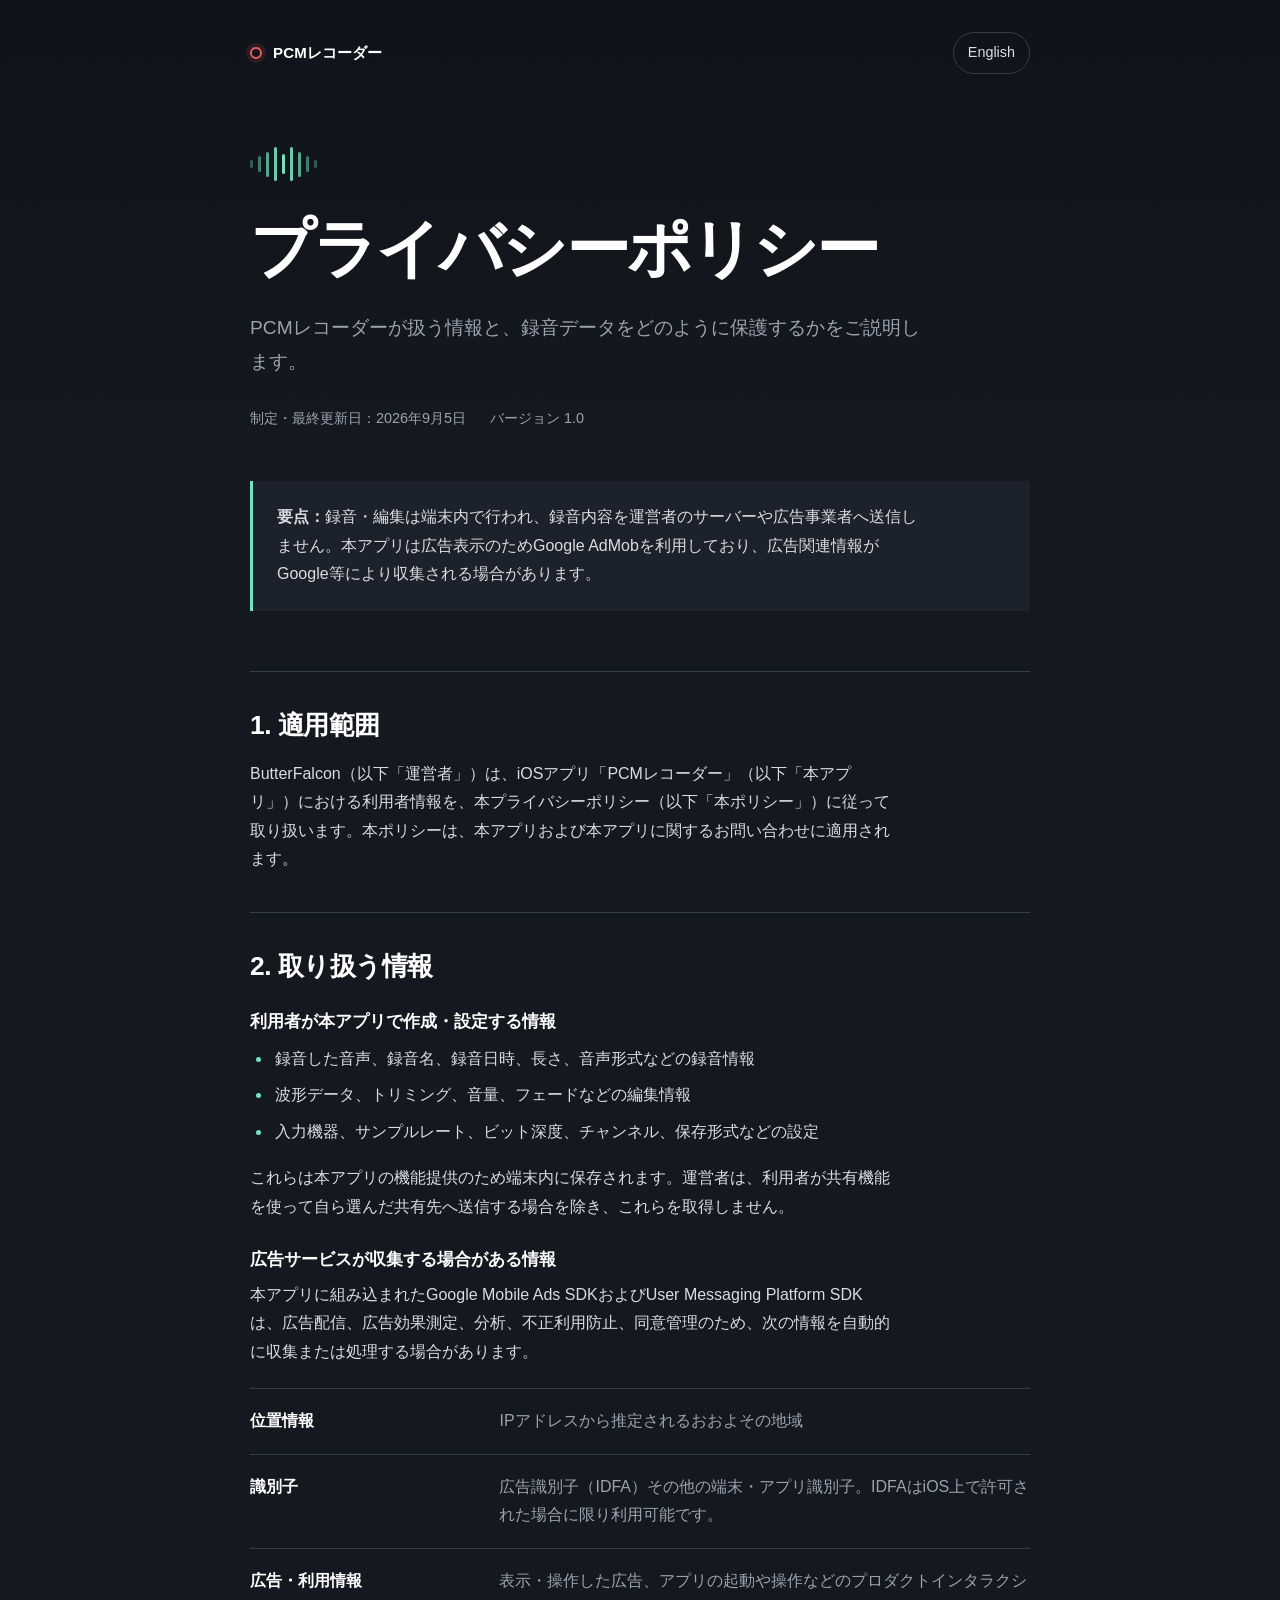
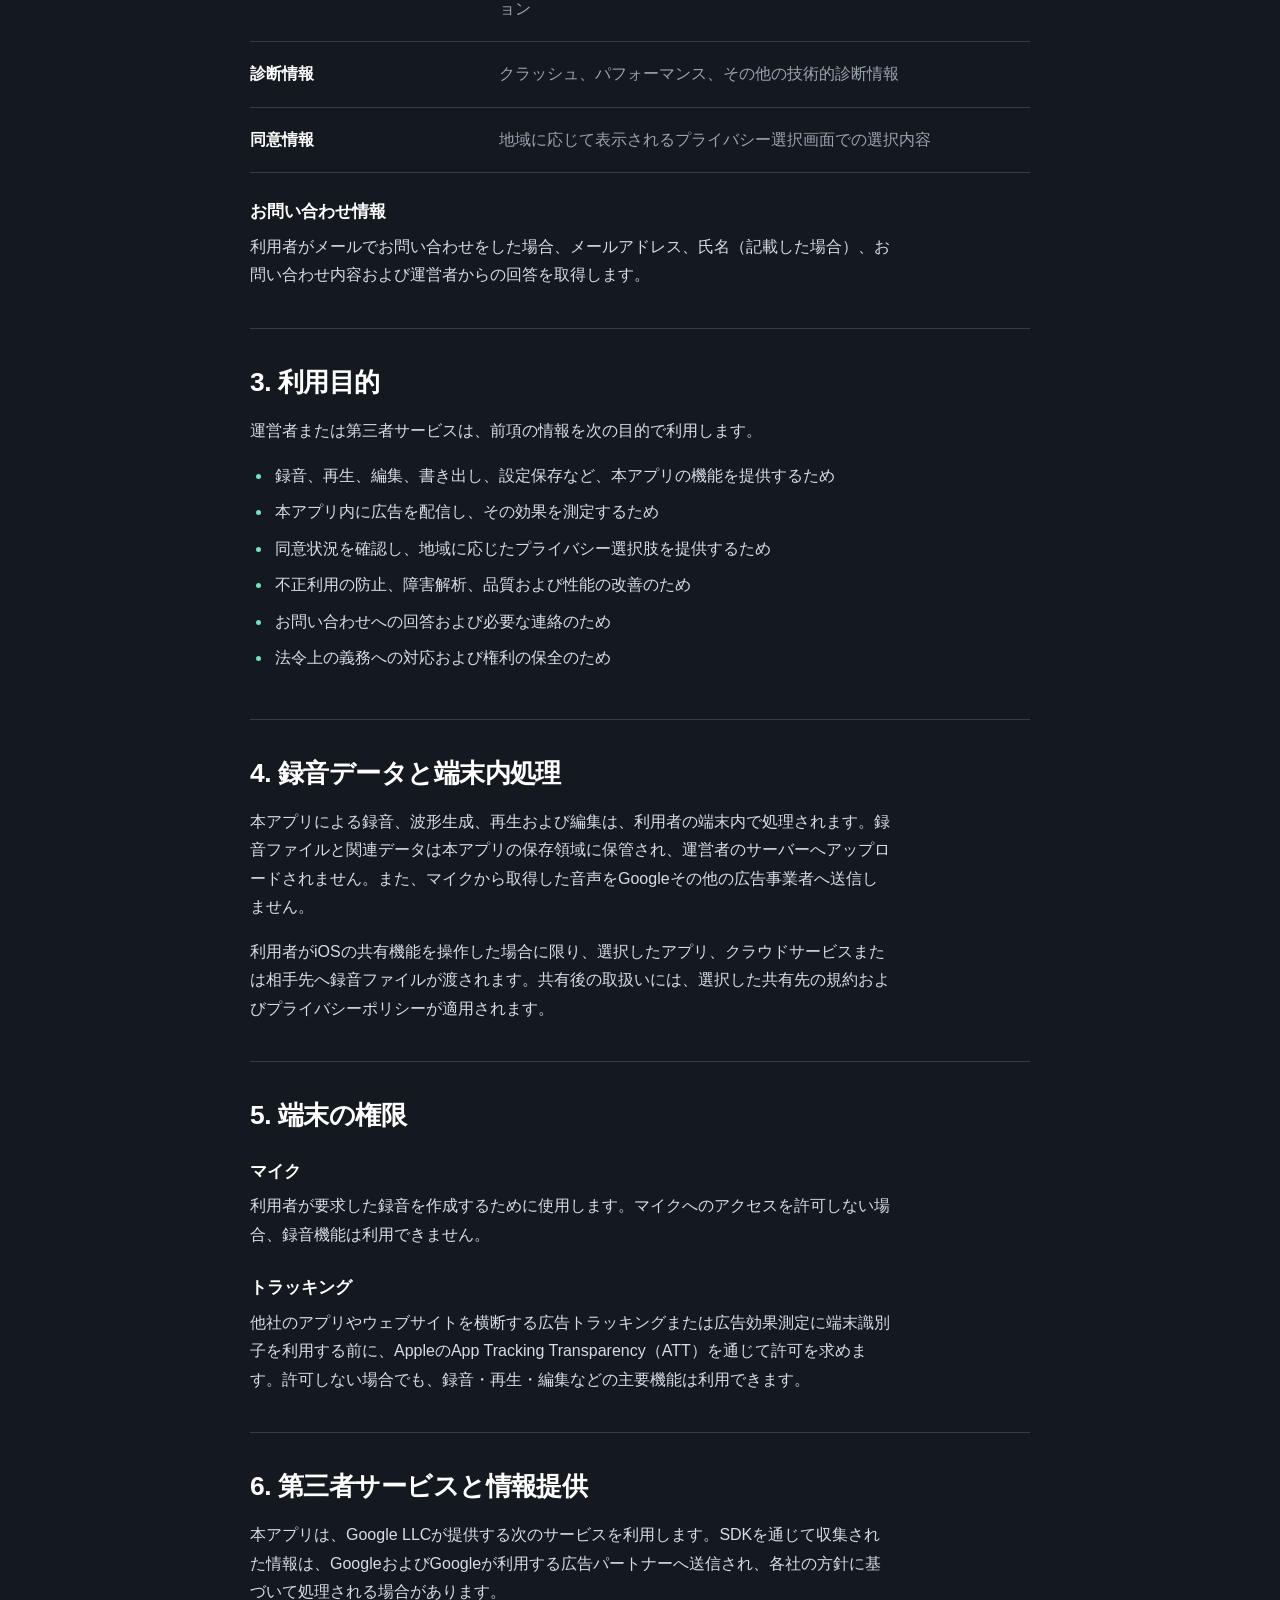
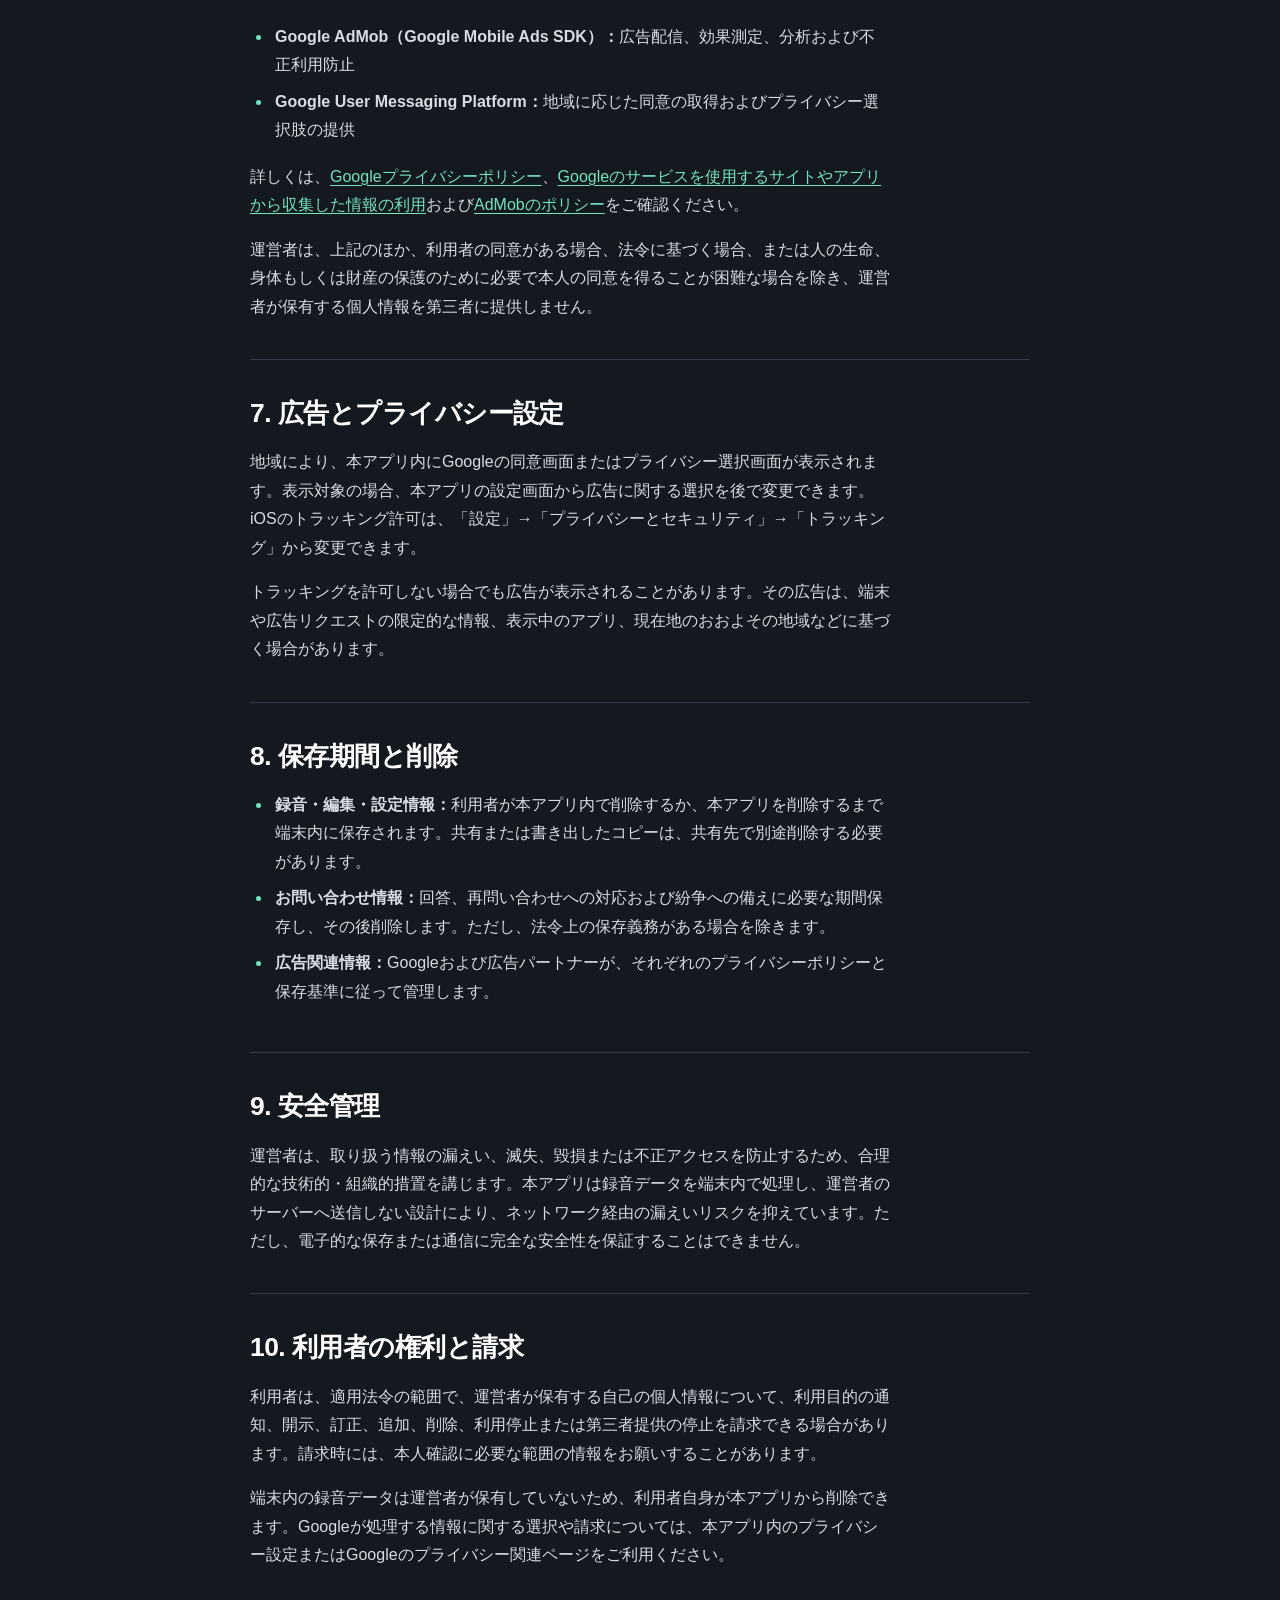
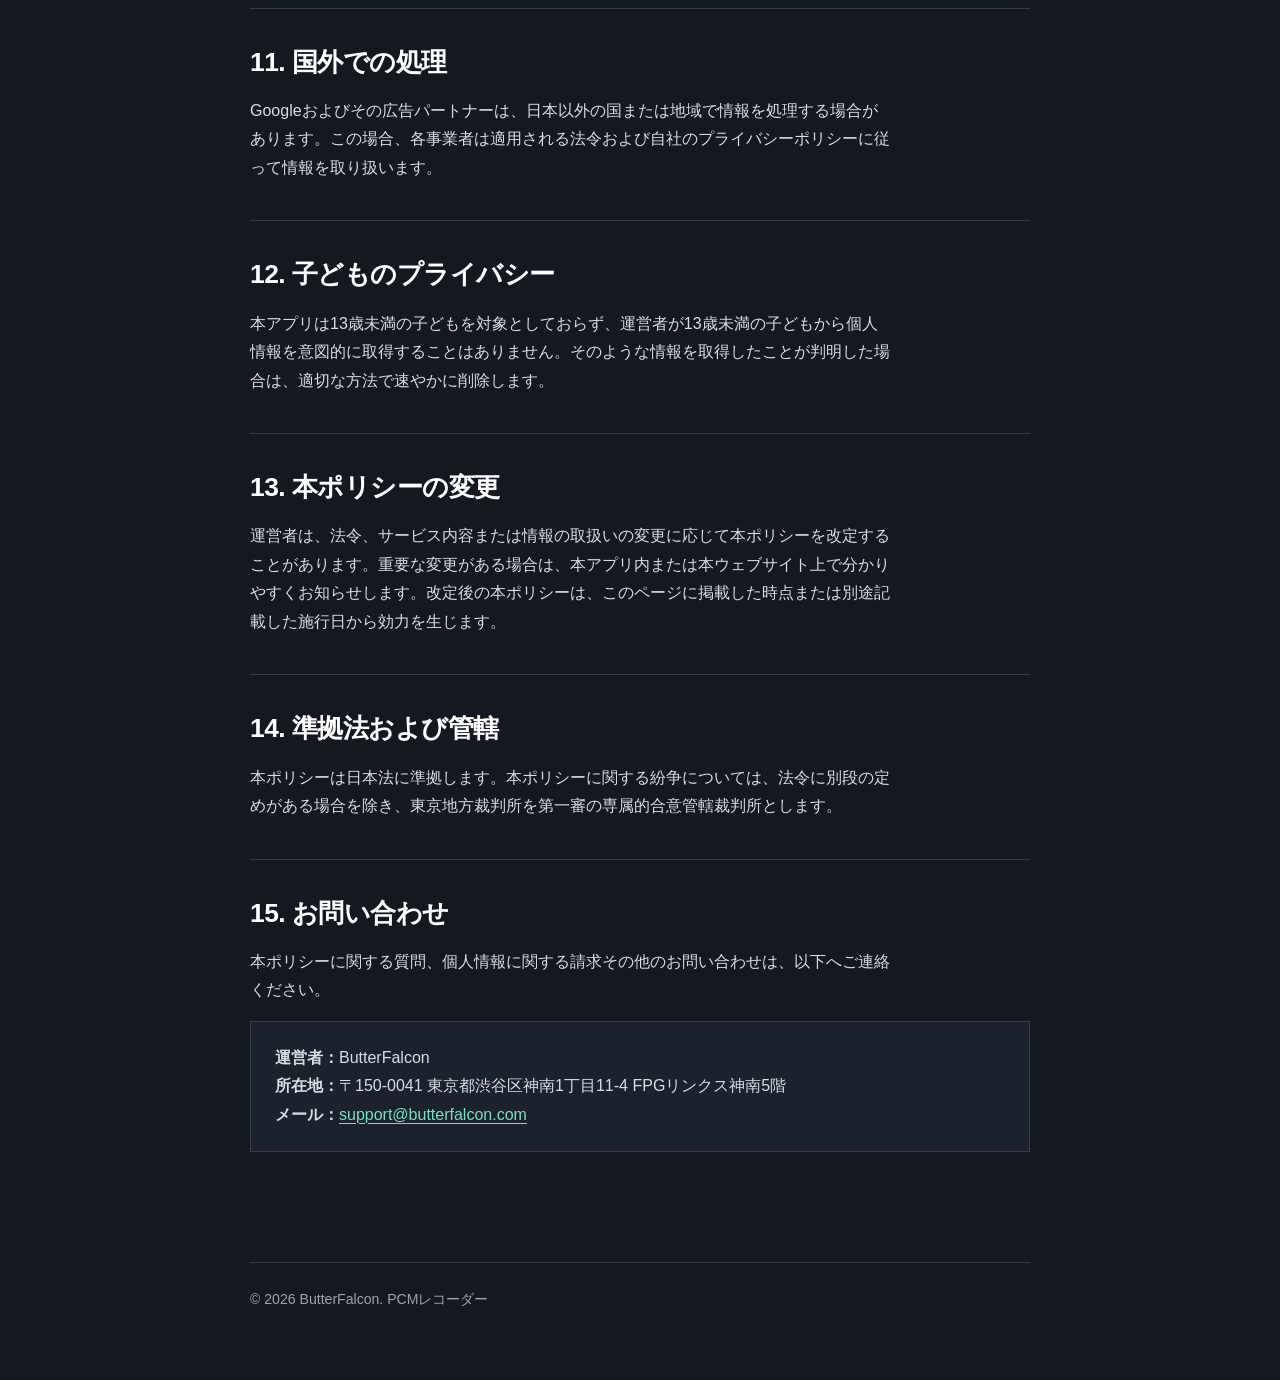
<file: index.html>
<!doctype html>
<html lang="ja">
<head>
  <meta charset="utf-8">
  <meta name="viewport" content="width=device-width, initial-scale=1">
  <meta http-equiv="refresh" content="0; url=/privacy/ja.html">
  <link rel="canonical" href="https://recorder.butterfalcon.com/privacy/ja.html">
  <title>PCMレコーダー</title>
</head>
<body>
  <p><a href="/privacy/ja.html">PCMレコーダー プライバシーポリシー</a></p>
</body>
</html>
</file>
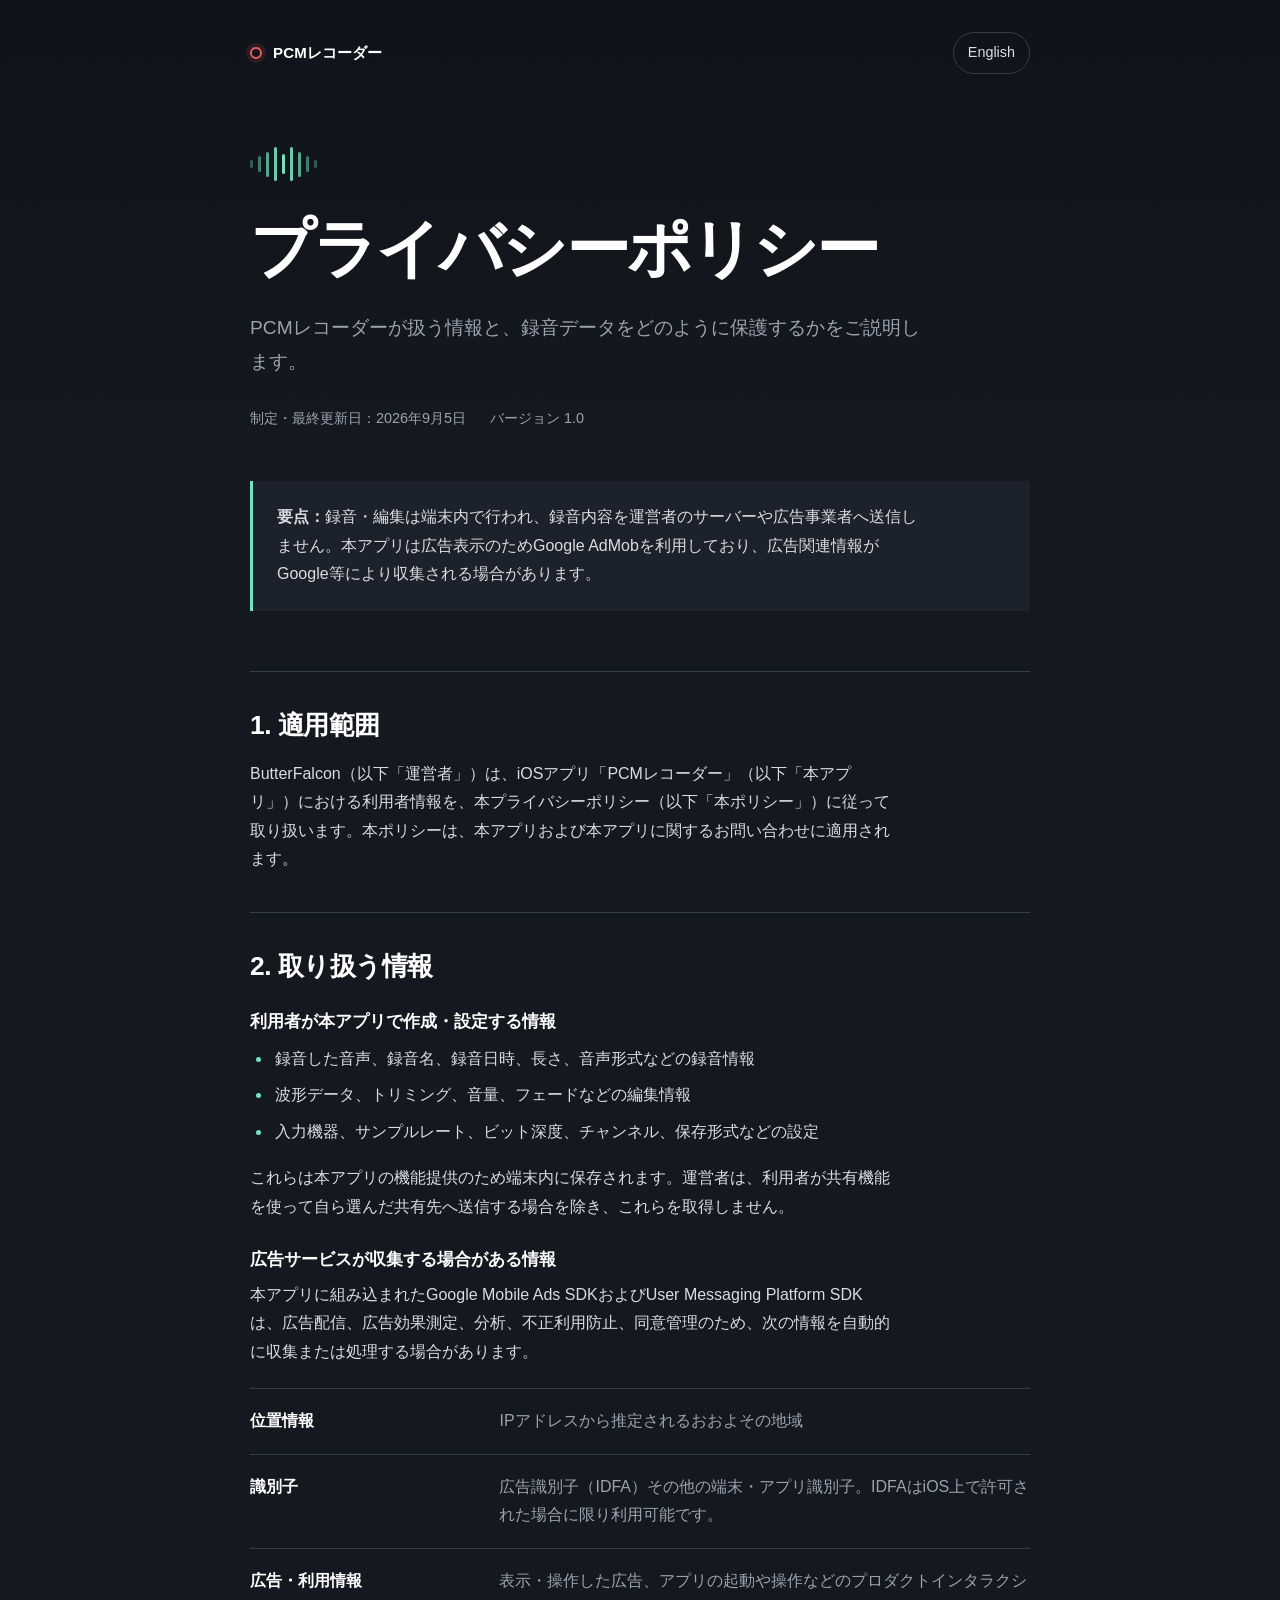
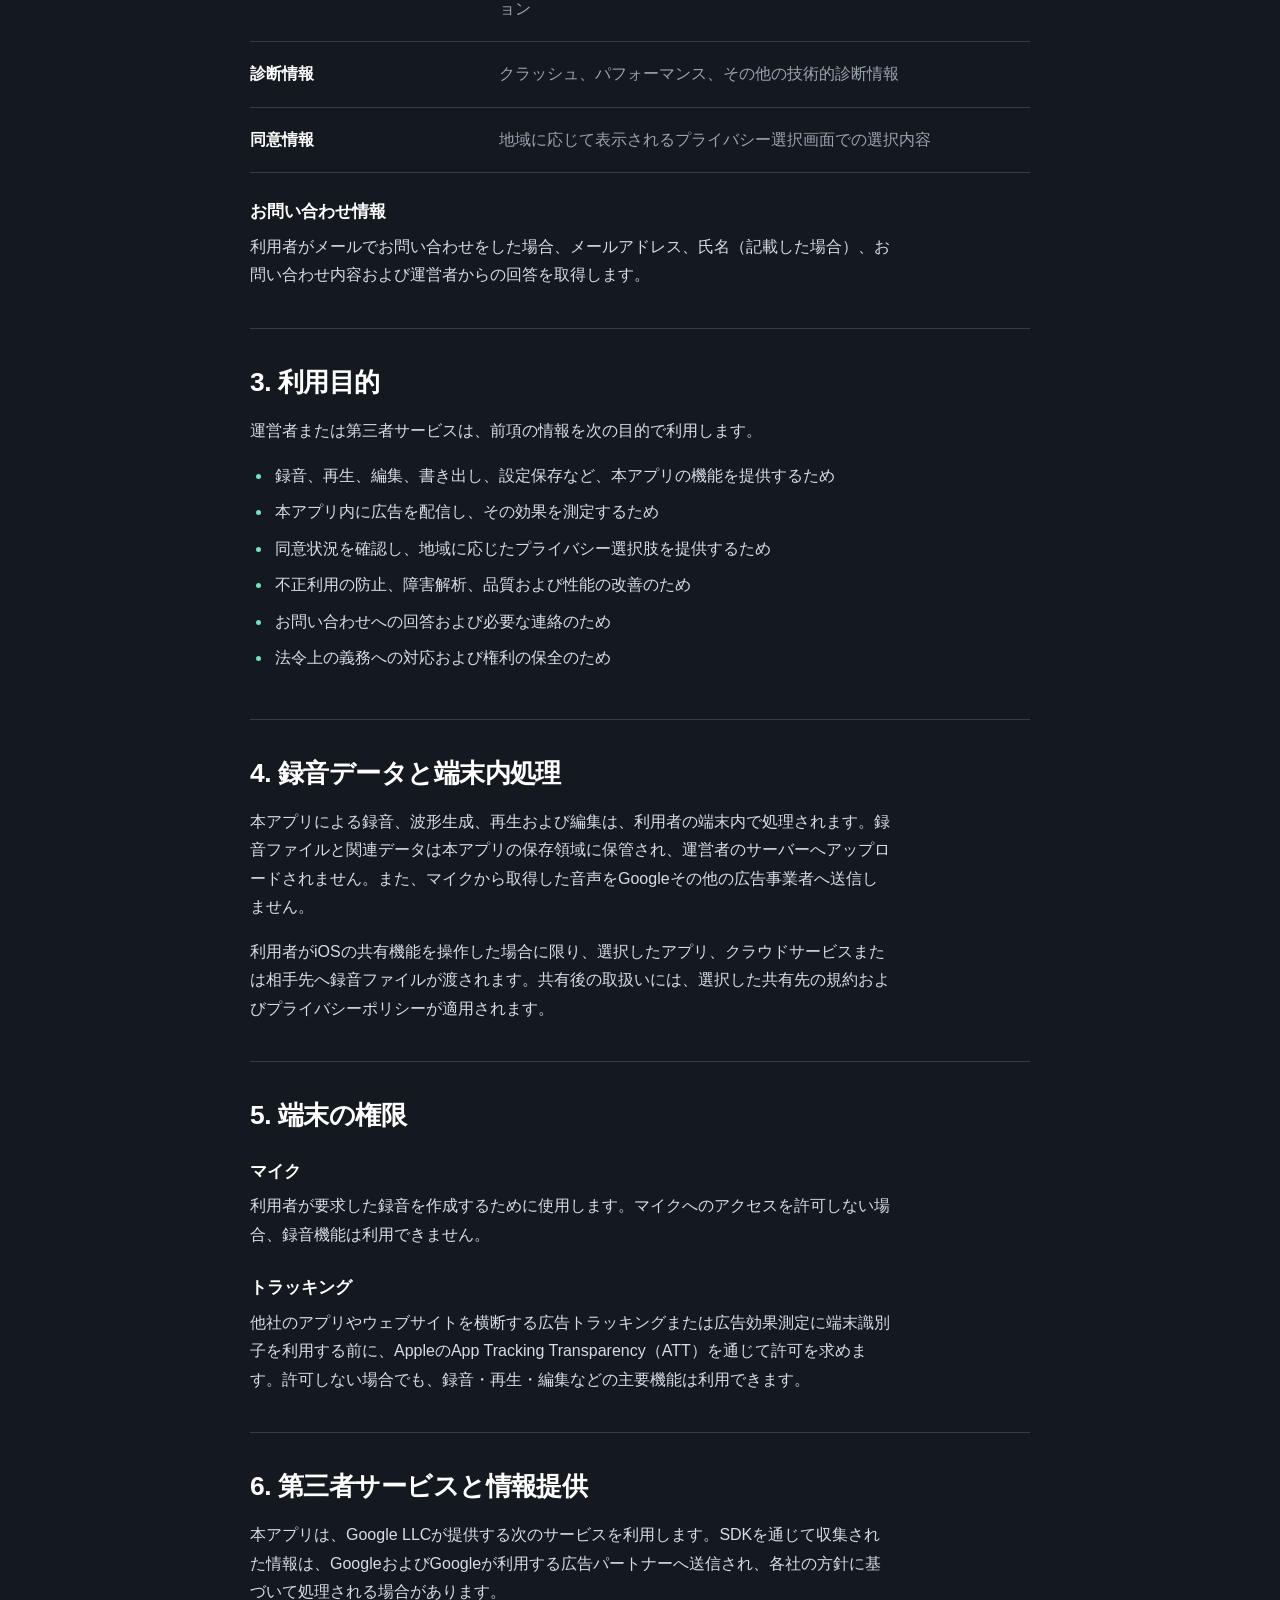
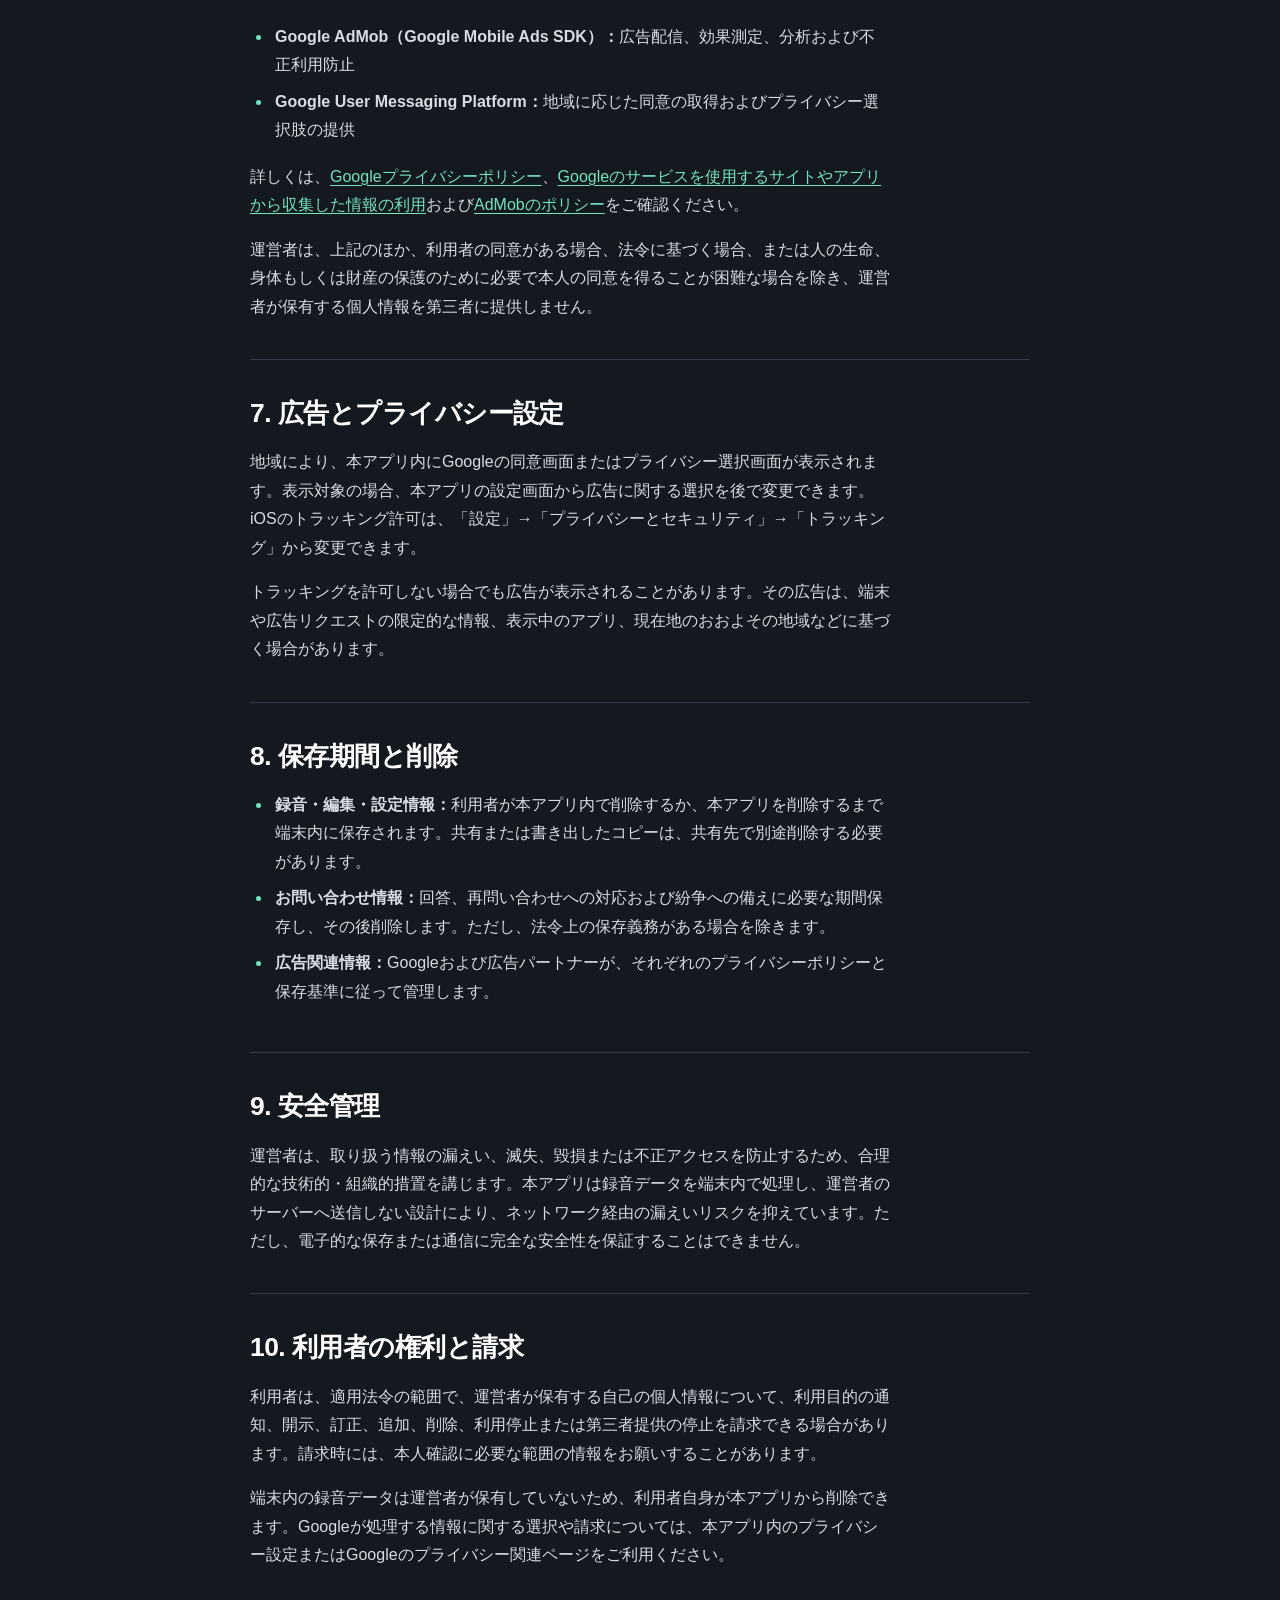
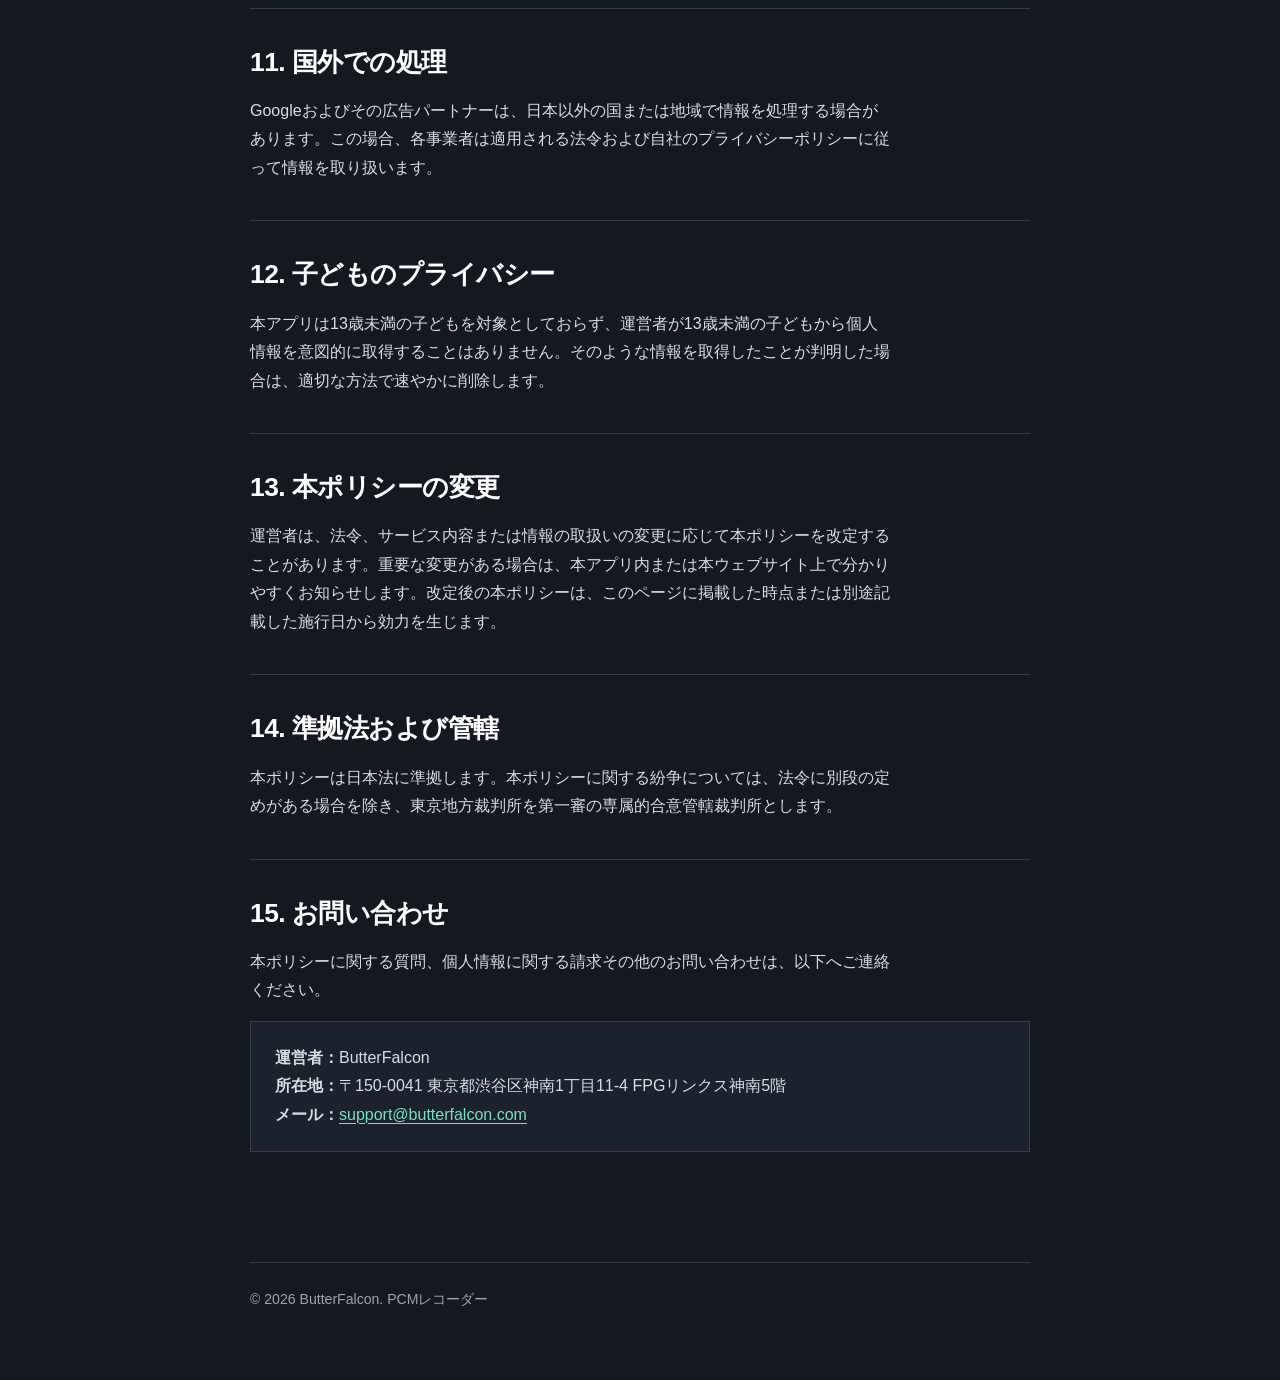
<file: privacy/index.html>
<!doctype html>
<html lang="ja">
<head>
  <meta charset="utf-8">
  <meta name="viewport" content="width=device-width, initial-scale=1">
  <meta http-equiv="refresh" content="0; url=/privacy/ja.html">
  <link rel="canonical" href="https://recorder.butterfalcon.com/privacy/ja.html">
  <title>PCMレコーダー プライバシーポリシー</title>
</head>
<body>
  <p><a href="/privacy/ja.html">日本語のプライバシーポリシーへ移動</a></p>
</body>
</html>
</file>
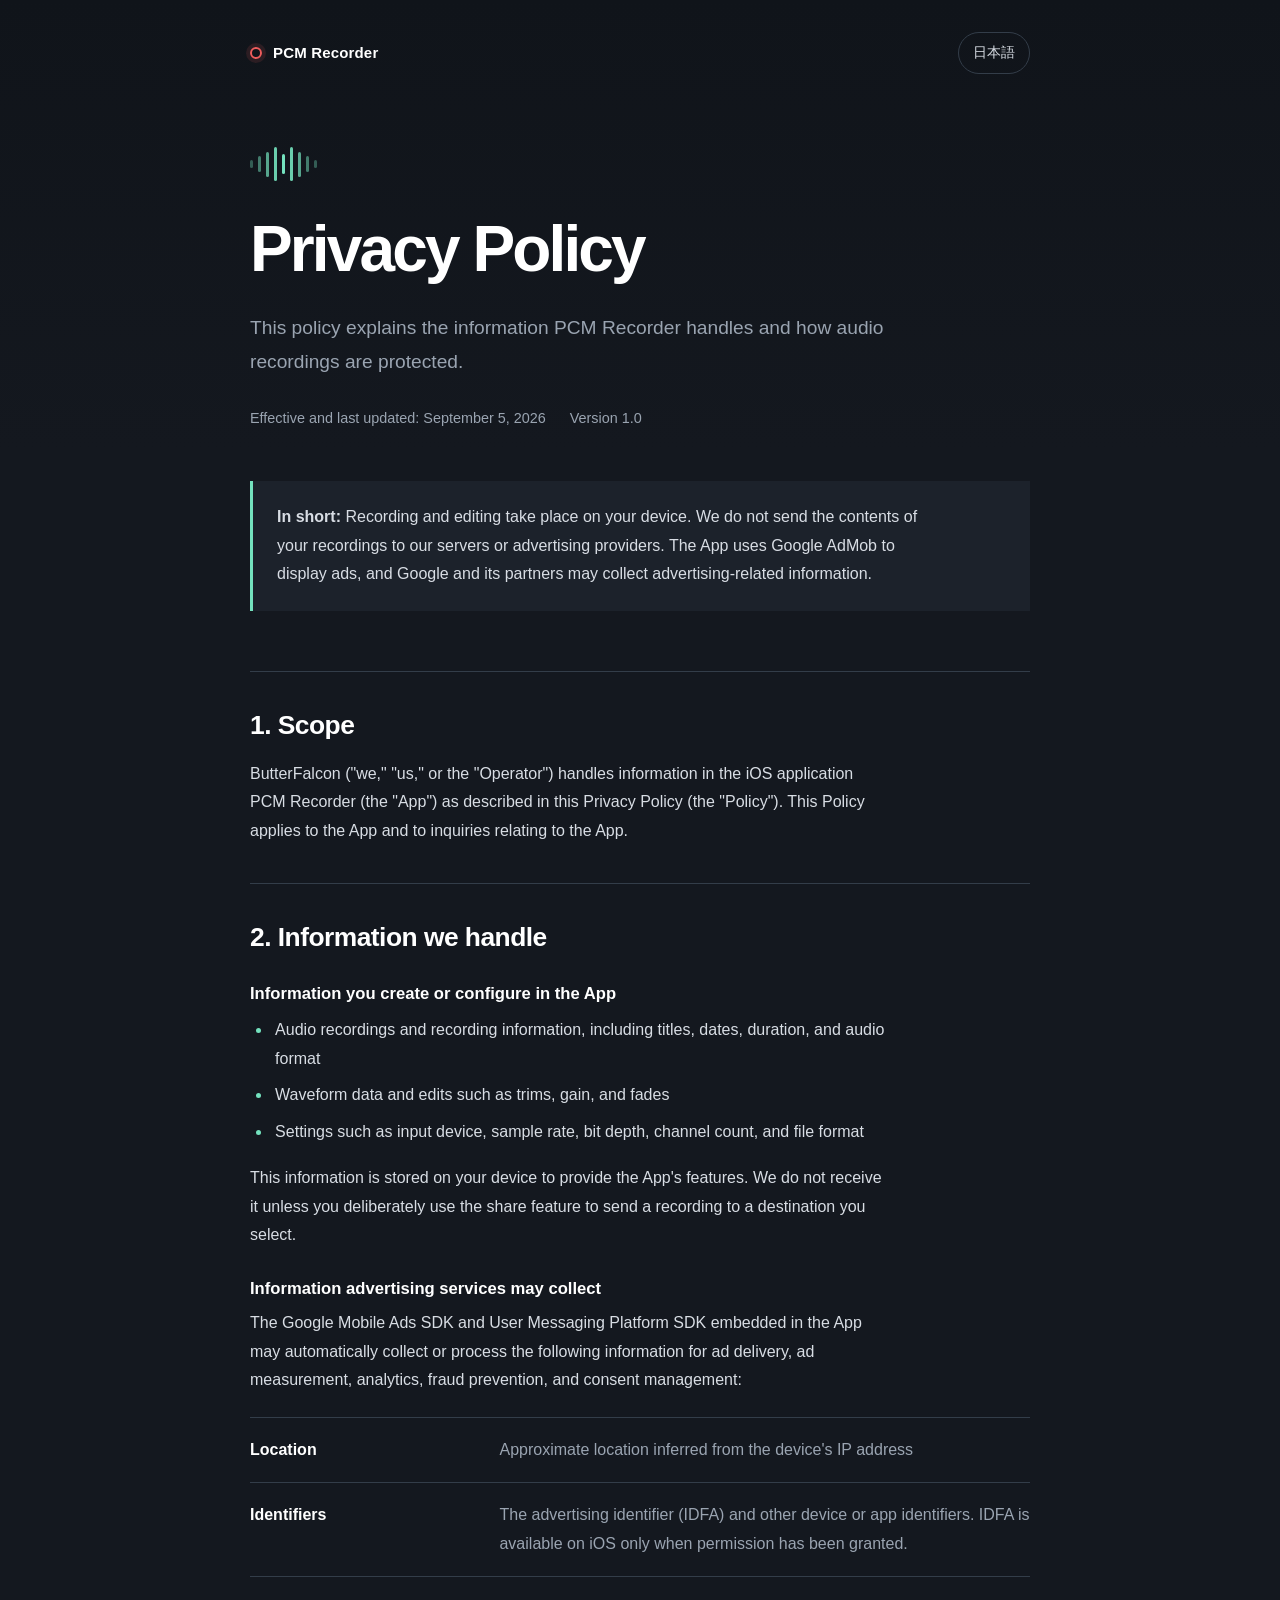
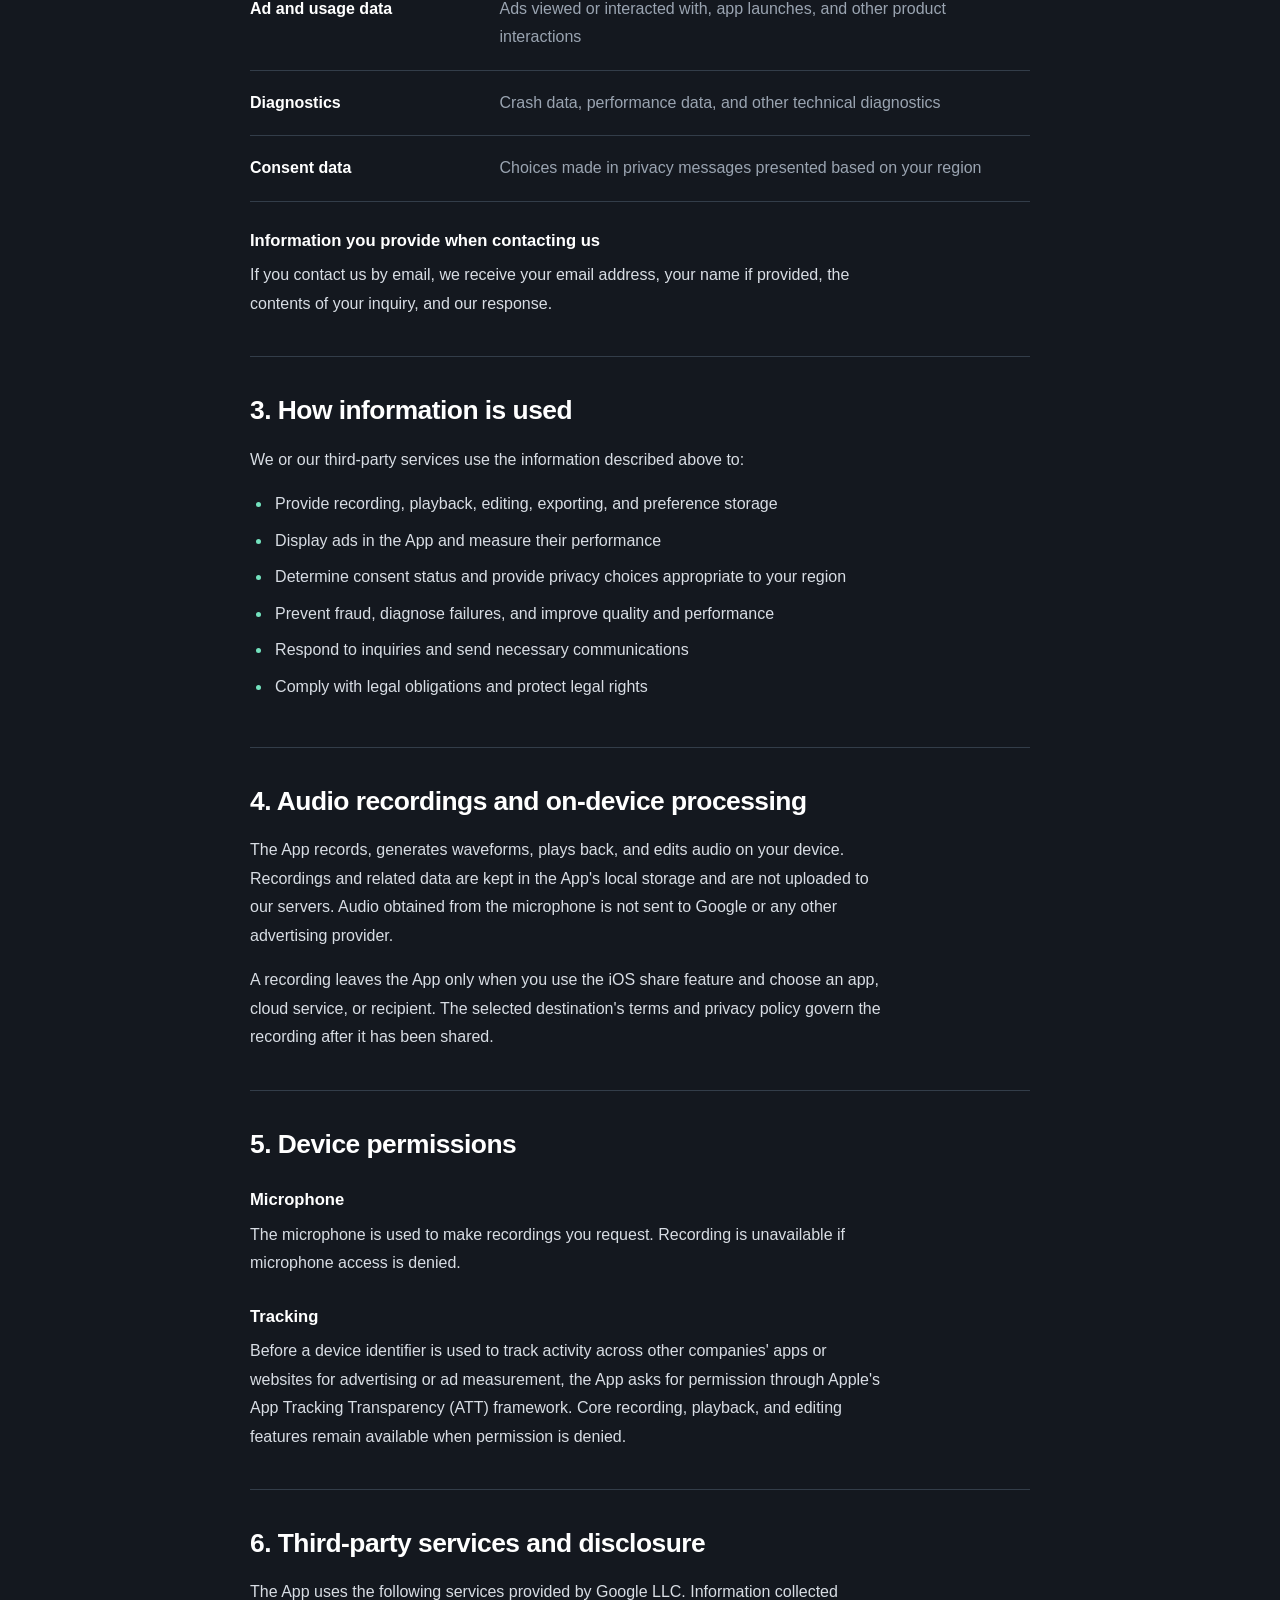
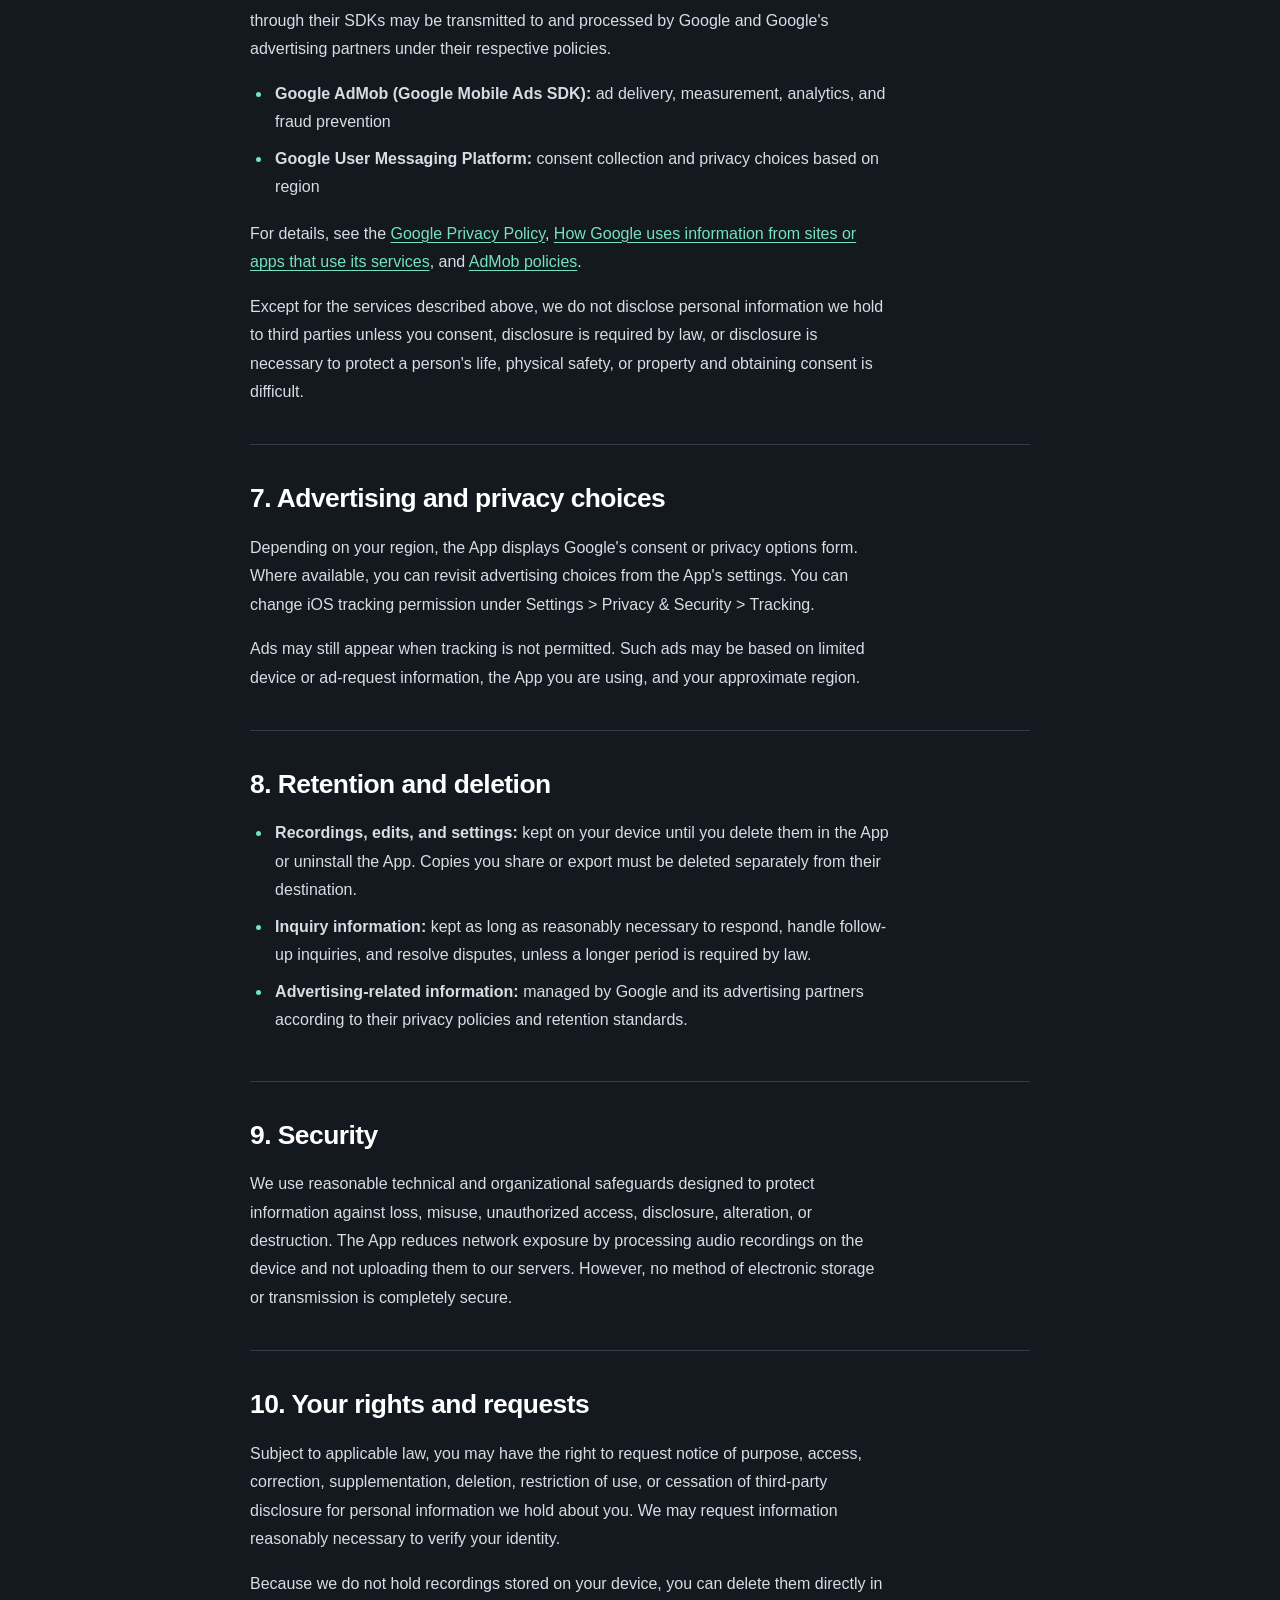
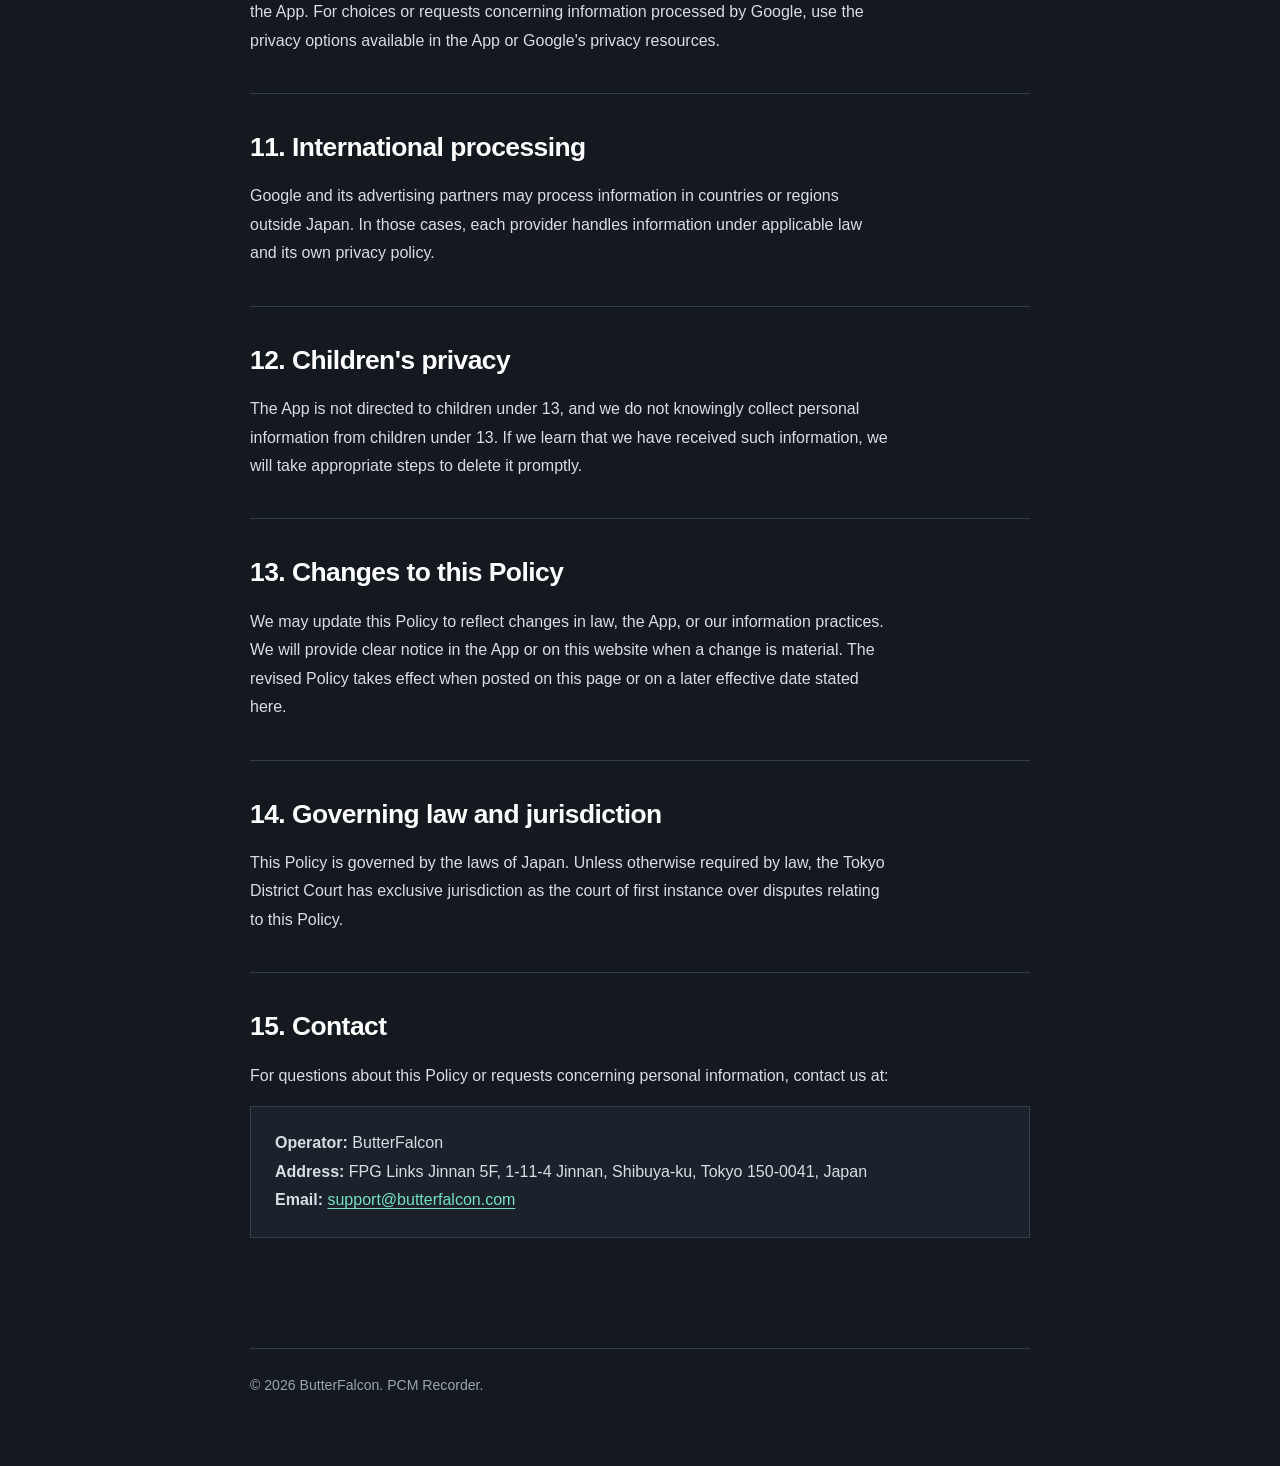
<file: privacy/en.html>
<!doctype html>
<html lang="en">
<head>
  <meta charset="utf-8">
  <meta name="viewport" content="width=device-width, initial-scale=1">
  <meta name="description" content="How PCM Recorder handles user information and protects audio recordings.">
  <link rel="canonical" href="https://recorder.butterfalcon.com/privacy/en.html">
  <link rel="alternate" hreflang="ja" href="https://recorder.butterfalcon.com/privacy/ja.html">
  <link rel="alternate" hreflang="en" href="https://recorder.butterfalcon.com/privacy/en.html">
  <link rel="stylesheet" href="styles.css">
  <title>Privacy Policy — PCM Recorder</title>
</head>
<body>
  <header class="site-header">
    <div class="topbar">
      <div class="brand"><span class="record-mark" aria-hidden="true"></span>PCM Recorder</div>
      <a class="language-link" href="ja.html" hreflang="ja" lang="ja">日本語</a>
    </div>
    <div class="waveform" aria-hidden="true">
      <span></span><span></span><span></span><span></span><span></span><span></span><span></span><span></span><span></span>
    </div>
    <h1>Privacy Policy</h1>
    <p class="lede">This policy explains the information PCM Recorder handles and how audio recordings are protected.</p>
    <div class="meta">
      <span>Effective and last updated: September 5, 2026</span>
      <span>Version 1.0</span>
    </div>
  </header>

  <main>
    <aside class="summary" aria-label="Summary">
      <p><strong>In short:</strong> Recording and editing take place on your device. We do not send the contents of your recordings to our servers or advertising providers. The App uses Google AdMob to display ads, and Google and its partners may collect advertising-related information.</p>
    </aside>

    <section>
      <h2>1. Scope</h2>
      <p>ButterFalcon ("we," "us," or the "Operator") handles information in the iOS application PCM Recorder (the "App") as described in this Privacy Policy (the "Policy"). This Policy applies to the App and to inquiries relating to the App.</p>
    </section>

    <section>
      <h2>2. Information we handle</h2>
      <h3>Information you create or configure in the App</h3>
      <ul>
        <li>Audio recordings and recording information, including titles, dates, duration, and audio format</li>
        <li>Waveform data and edits such as trims, gain, and fades</li>
        <li>Settings such as input device, sample rate, bit depth, channel count, and file format</li>
      </ul>
      <p>This information is stored on your device to provide the App's features. We do not receive it unless you deliberately use the share feature to send a recording to a destination you select.</p>

      <h3>Information advertising services may collect</h3>
      <p>The Google Mobile Ads SDK and User Messaging Platform SDK embedded in the App may automatically collect or process the following information for ad delivery, ad measurement, analytics, fraud prevention, and consent management:</p>
      <dl class="data-list">
        <div class="data-row"><dt>Location</dt><dd>Approximate location inferred from the device's IP address</dd></div>
        <div class="data-row"><dt>Identifiers</dt><dd>The advertising identifier (IDFA) and other device or app identifiers. IDFA is available on iOS only when permission has been granted.</dd></div>
        <div class="data-row"><dt>Ad and usage data</dt><dd>Ads viewed or interacted with, app launches, and other product interactions</dd></div>
        <div class="data-row"><dt>Diagnostics</dt><dd>Crash data, performance data, and other technical diagnostics</dd></div>
        <div class="data-row"><dt>Consent data</dt><dd>Choices made in privacy messages presented based on your region</dd></div>
      </dl>

      <h3>Information you provide when contacting us</h3>
      <p>If you contact us by email, we receive your email address, your name if provided, the contents of your inquiry, and our response.</p>
    </section>

    <section>
      <h2>3. How information is used</h2>
      <p>We or our third-party services use the information described above to:</p>
      <ul>
        <li>Provide recording, playback, editing, exporting, and preference storage</li>
        <li>Display ads in the App and measure their performance</li>
        <li>Determine consent status and provide privacy choices appropriate to your region</li>
        <li>Prevent fraud, diagnose failures, and improve quality and performance</li>
        <li>Respond to inquiries and send necessary communications</li>
        <li>Comply with legal obligations and protect legal rights</li>
      </ul>
    </section>

    <section>
      <h2>4. Audio recordings and on-device processing</h2>
      <p>The App records, generates waveforms, plays back, and edits audio on your device. Recordings and related data are kept in the App's local storage and are not uploaded to our servers. Audio obtained from the microphone is not sent to Google or any other advertising provider.</p>
      <p>A recording leaves the App only when you use the iOS share feature and choose an app, cloud service, or recipient. The selected destination's terms and privacy policy govern the recording after it has been shared.</p>
    </section>

    <section>
      <h2>5. Device permissions</h2>
      <h3>Microphone</h3>
      <p>The microphone is used to make recordings you request. Recording is unavailable if microphone access is denied.</p>
      <h3>Tracking</h3>
      <p>Before a device identifier is used to track activity across other companies' apps or websites for advertising or ad measurement, the App asks for permission through Apple's App Tracking Transparency (ATT) framework. Core recording, playback, and editing features remain available when permission is denied.</p>
    </section>

    <section>
      <h2>6. Third-party services and disclosure</h2>
      <p>The App uses the following services provided by Google LLC. Information collected through their SDKs may be transmitted to and processed by Google and Google's advertising partners under their respective policies.</p>
      <ul>
        <li><strong>Google AdMob (Google Mobile Ads SDK):</strong> ad delivery, measurement, analytics, and fraud prevention</li>
        <li><strong>Google User Messaging Platform:</strong> consent collection and privacy choices based on region</li>
      </ul>
      <p>For details, see the <a href="https://policies.google.com/privacy" target="_blank" rel="noopener noreferrer">Google Privacy Policy</a>, <a href="https://policies.google.com/technologies/partner-sites" target="_blank" rel="noopener noreferrer">How Google uses information from sites or apps that use its services</a>, and <a href="https://support.google.com/admob/answer/6128543" target="_blank" rel="noopener noreferrer">AdMob policies</a>.</p>
      <p>Except for the services described above, we do not disclose personal information we hold to third parties unless you consent, disclosure is required by law, or disclosure is necessary to protect a person's life, physical safety, or property and obtaining consent is difficult.</p>
    </section>

    <section>
      <h2>7. Advertising and privacy choices</h2>
      <p>Depending on your region, the App displays Google's consent or privacy options form. Where available, you can revisit advertising choices from the App's settings. You can change iOS tracking permission under Settings &gt; Privacy &amp; Security &gt; Tracking.</p>
      <p>Ads may still appear when tracking is not permitted. Such ads may be based on limited device or ad-request information, the App you are using, and your approximate region.</p>
    </section>

    <section>
      <h2>8. Retention and deletion</h2>
      <ul>
        <li><strong>Recordings, edits, and settings:</strong> kept on your device until you delete them in the App or uninstall the App. Copies you share or export must be deleted separately from their destination.</li>
        <li><strong>Inquiry information:</strong> kept as long as reasonably necessary to respond, handle follow-up inquiries, and resolve disputes, unless a longer period is required by law.</li>
        <li><strong>Advertising-related information:</strong> managed by Google and its advertising partners according to their privacy policies and retention standards.</li>
      </ul>
    </section>

    <section>
      <h2>9. Security</h2>
      <p>We use reasonable technical and organizational safeguards designed to protect information against loss, misuse, unauthorized access, disclosure, alteration, or destruction. The App reduces network exposure by processing audio recordings on the device and not uploading them to our servers. However, no method of electronic storage or transmission is completely secure.</p>
    </section>

    <section>
      <h2>10. Your rights and requests</h2>
      <p>Subject to applicable law, you may have the right to request notice of purpose, access, correction, supplementation, deletion, restriction of use, or cessation of third-party disclosure for personal information we hold about you. We may request information reasonably necessary to verify your identity.</p>
      <p>Because we do not hold recordings stored on your device, you can delete them directly in the App. For choices or requests concerning information processed by Google, use the privacy options available in the App or Google's privacy resources.</p>
    </section>

    <section>
      <h2>11. International processing</h2>
      <p>Google and its advertising partners may process information in countries or regions outside Japan. In those cases, each provider handles information under applicable law and its own privacy policy.</p>
    </section>

    <section>
      <h2>12. Children's privacy</h2>
      <p>The App is not directed to children under 13, and we do not knowingly collect personal information from children under 13. If we learn that we have received such information, we will take appropriate steps to delete it promptly.</p>
    </section>

    <section>
      <h2>13. Changes to this Policy</h2>
      <p>We may update this Policy to reflect changes in law, the App, or our information practices. We will provide clear notice in the App or on this website when a change is material. The revised Policy takes effect when posted on this page or on a later effective date stated here.</p>
    </section>

    <section>
      <h2>14. Governing law and jurisdiction</h2>
      <p>This Policy is governed by the laws of Japan. Unless otherwise required by law, the Tokyo District Court has exclusive jurisdiction as the court of first instance over disputes relating to this Policy.</p>
    </section>

    <section>
      <h2>15. Contact</h2>
      <p>For questions about this Policy or requests concerning personal information, contact us at:</p>
      <div class="operator">
        <p><strong>Operator:</strong> ButterFalcon<br>
        <strong>Address:</strong> FPG Links Jinnan 5F, 1-11-4 Jinnan, Shibuya-ku, Tokyo 150-0041, Japan<br>
        <strong>Email:</strong> <a href="mailto:support@butterfalcon.com">support@butterfalcon.com</a></p>
      </div>
    </section>
  </main>

  <footer class="site-footer">
    <p>© 2026 ButterFalcon. PCM Recorder.</p>
  </footer>
</body>
</html>
</file>
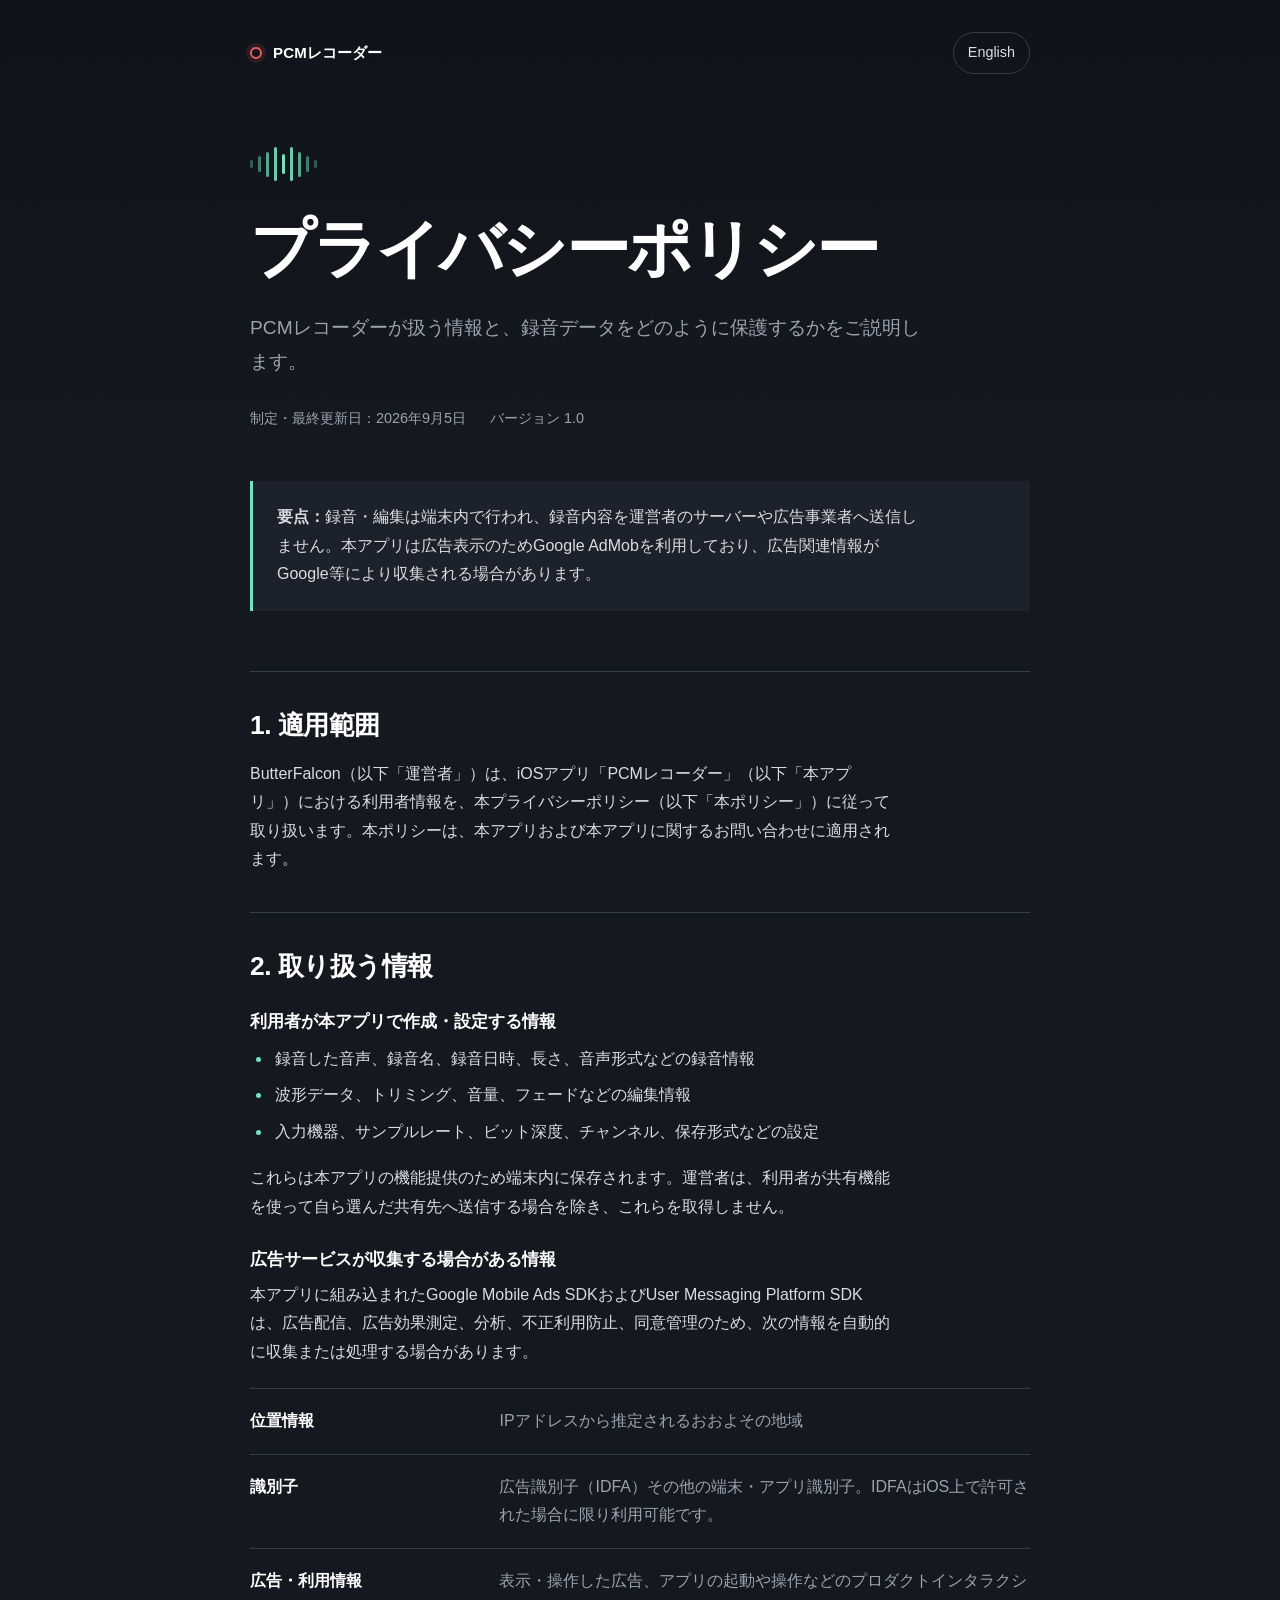
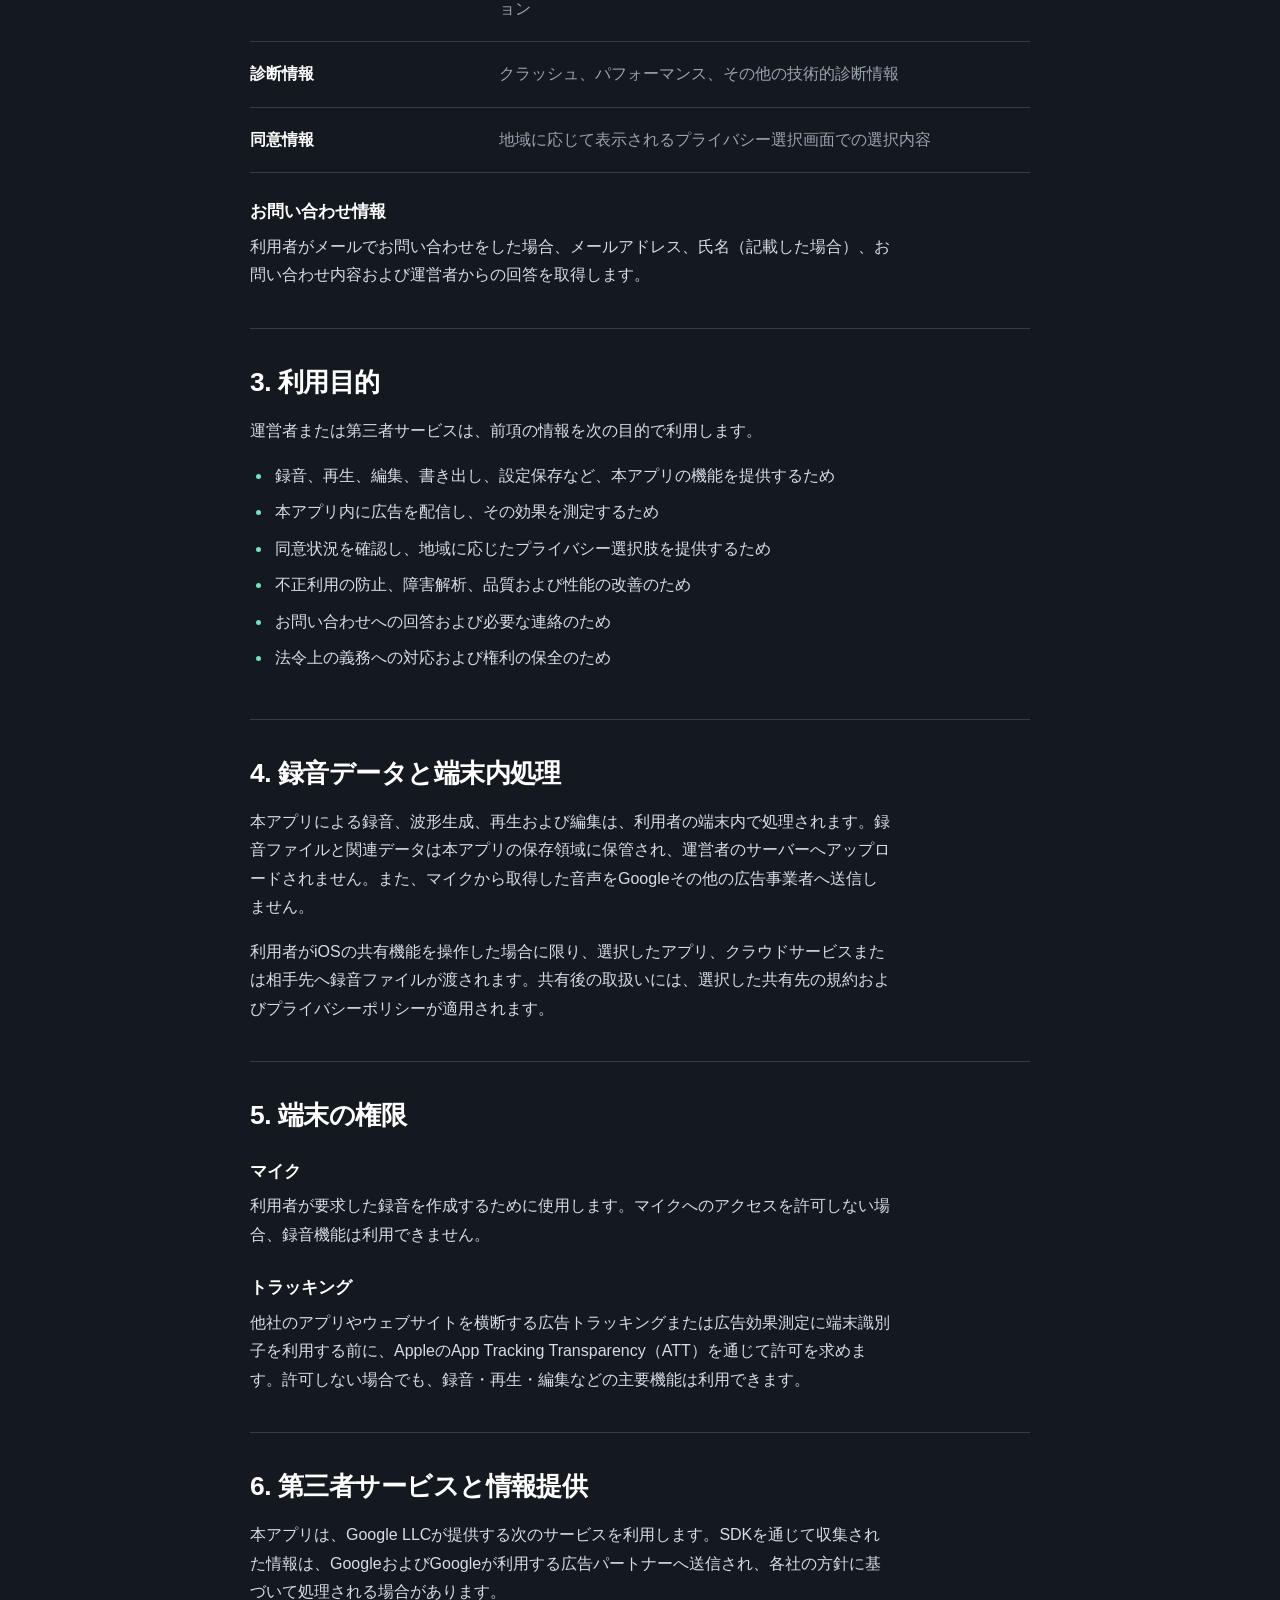
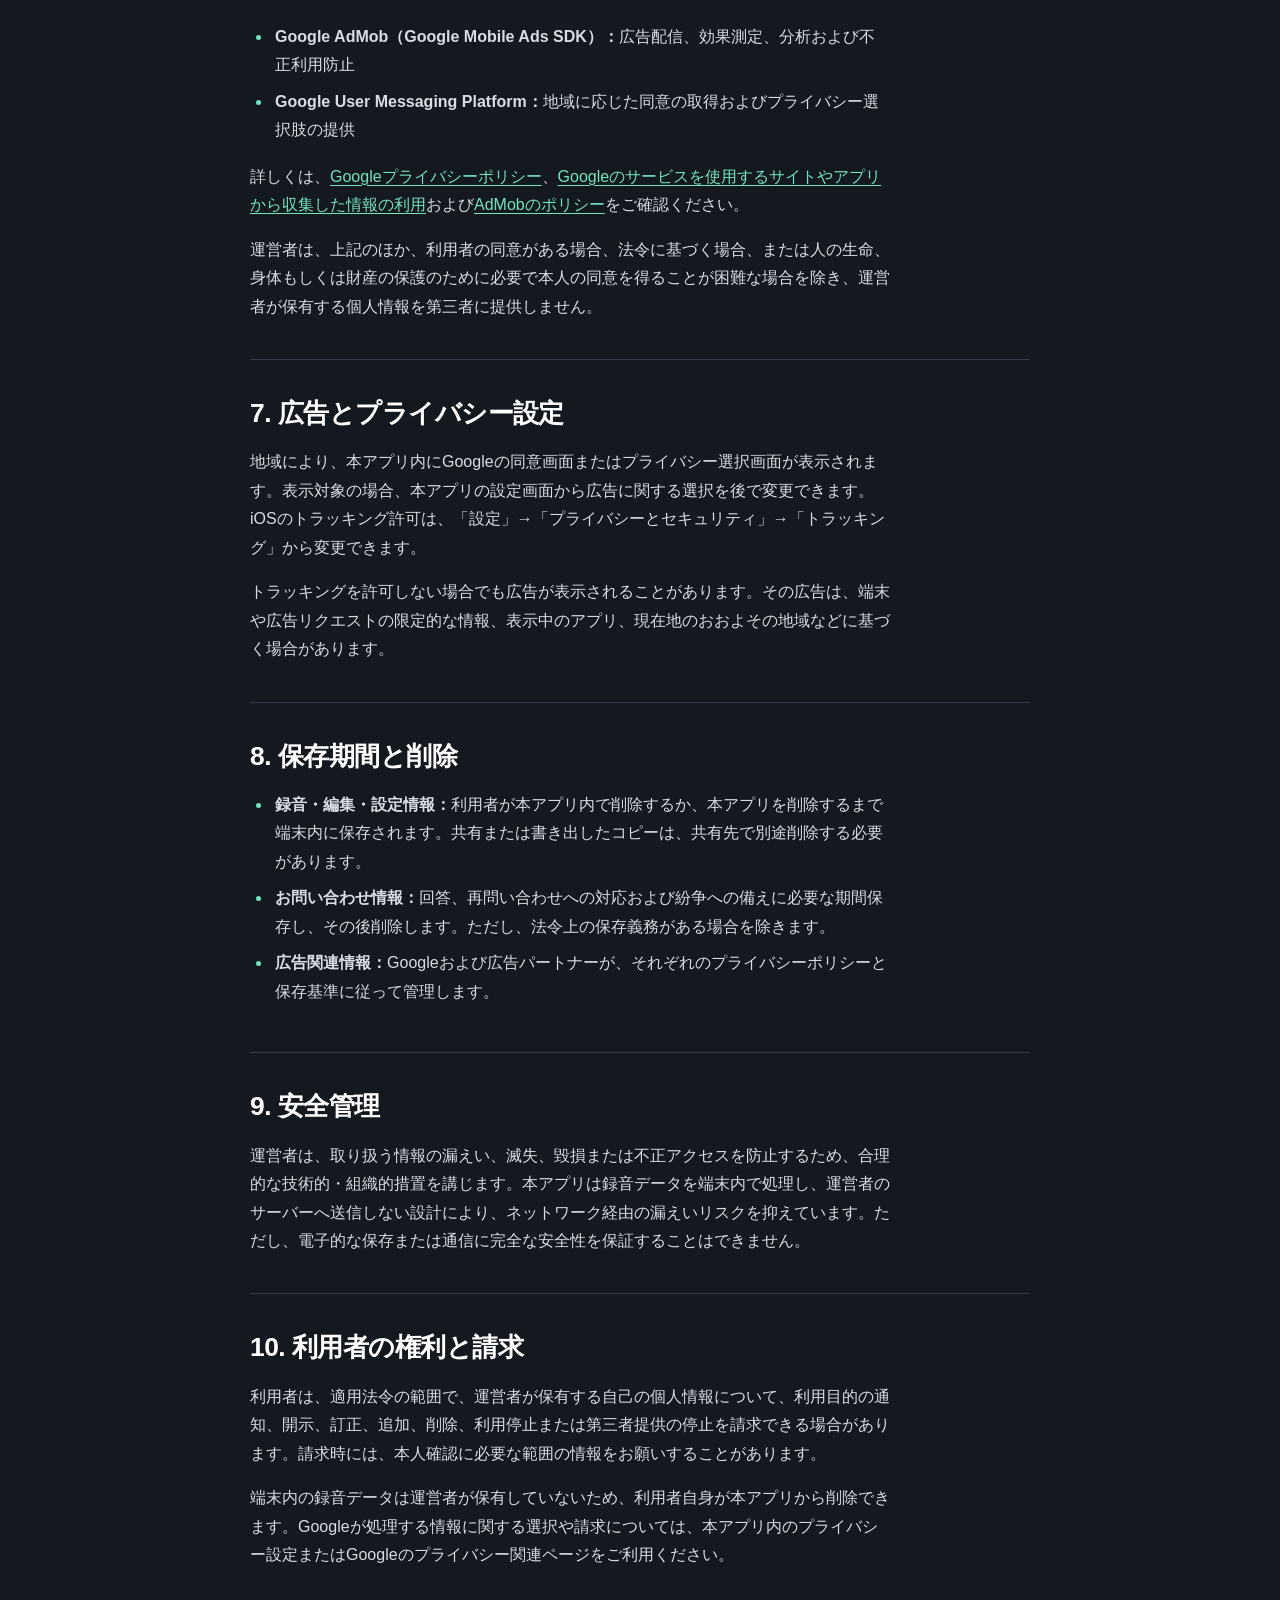
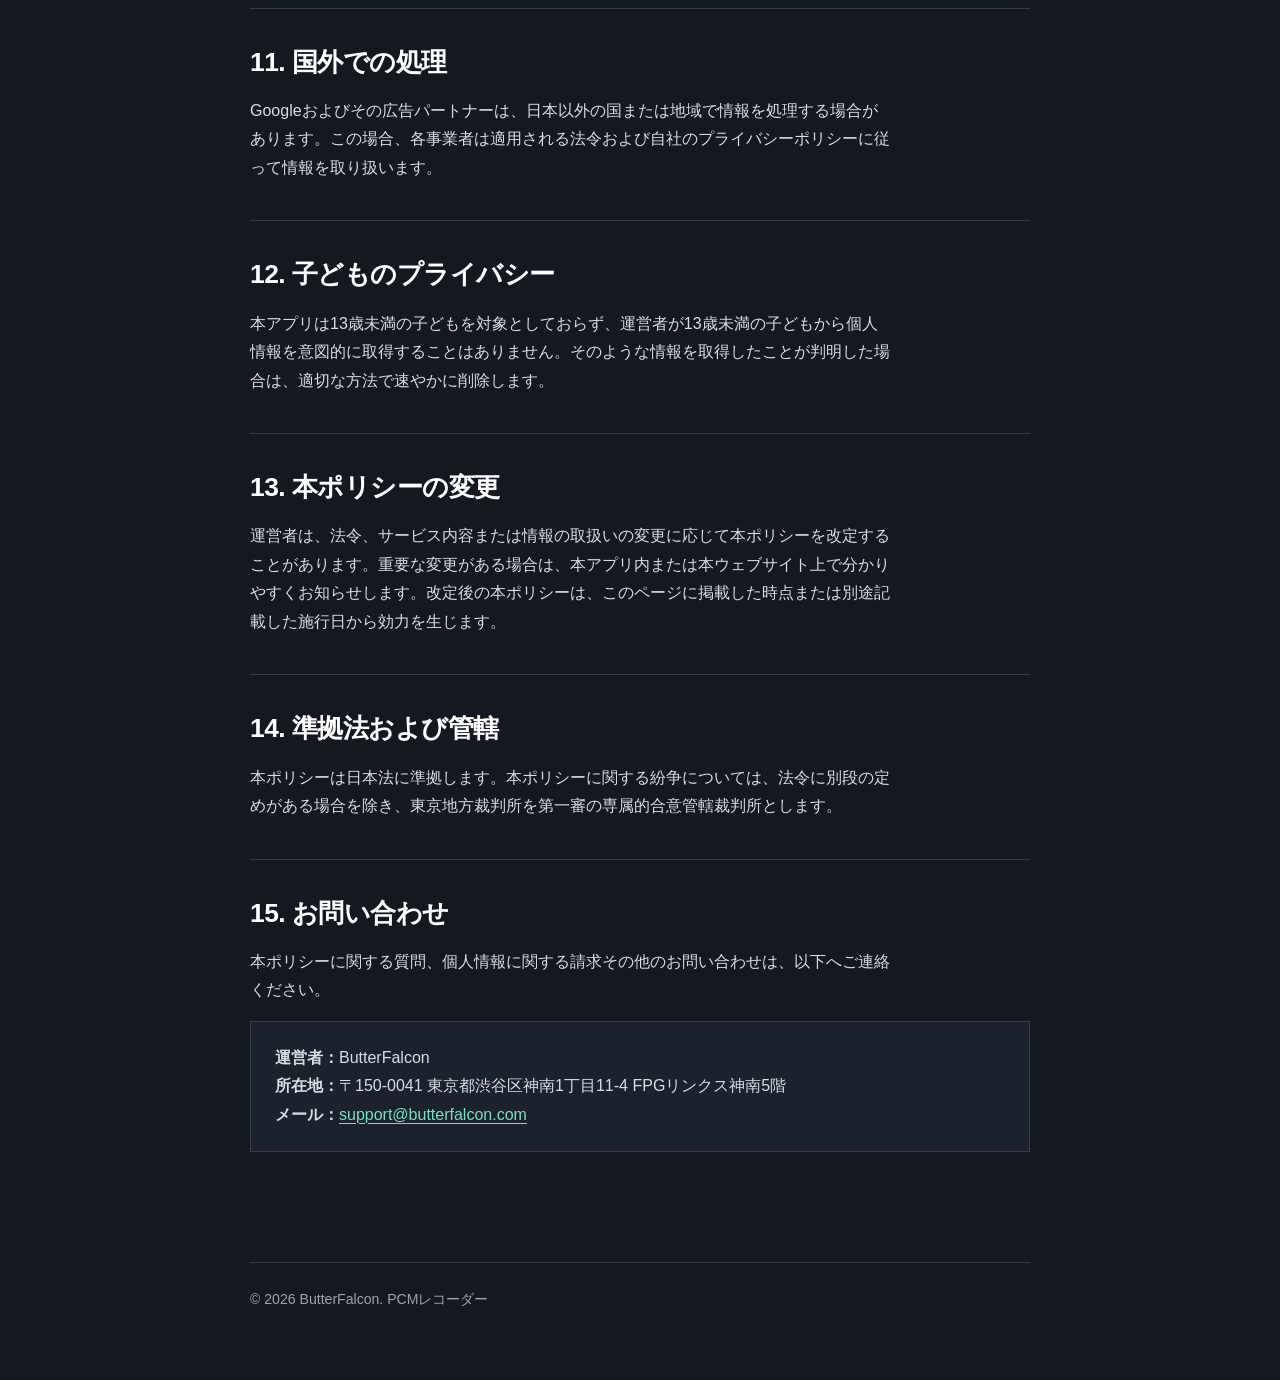
<file: privacy/ja.html>
<!doctype html>
<html lang="ja">
<head>
  <meta charset="utf-8">
  <meta name="viewport" content="width=device-width, initial-scale=1">
  <meta name="description" content="PCMレコーダーにおける利用者情報の取扱いについて説明します。">
  <link rel="canonical" href="https://recorder.butterfalcon.com/privacy/ja.html">
  <link rel="alternate" hreflang="ja" href="https://recorder.butterfalcon.com/privacy/ja.html">
  <link rel="alternate" hreflang="en" href="https://recorder.butterfalcon.com/privacy/en.html">
  <link rel="stylesheet" href="styles.css">
  <title>プライバシーポリシー — PCMレコーダー</title>
</head>
<body>
  <header class="site-header">
    <div class="topbar">
      <div class="brand"><span class="record-mark" aria-hidden="true"></span>PCMレコーダー</div>
      <a class="language-link" href="en.html" hreflang="en" lang="en">English</a>
    </div>
    <div class="waveform" aria-hidden="true">
      <span></span><span></span><span></span><span></span><span></span><span></span><span></span><span></span><span></span>
    </div>
    <h1>プライバシーポリシー</h1>
    <p class="lede">PCMレコーダーが扱う情報と、録音データをどのように保護するかをご説明します。</p>
    <div class="meta">
      <span>制定・最終更新日：2026年9月5日</span>
      <span>バージョン 1.0</span>
    </div>
  </header>

  <main>
    <aside class="summary" aria-label="概要">
      <p><strong>要点：</strong>録音・編集は端末内で行われ、録音内容を運営者のサーバーや広告事業者へ送信しません。本アプリは広告表示のためGoogle AdMobを利用しており、広告関連情報がGoogle等により収集される場合があります。</p>
    </aside>

    <section>
      <h2>1. 適用範囲</h2>
      <p>ButterFalcon（以下「運営者」）は、iOSアプリ「PCMレコーダー」（以下「本アプリ」）における利用者情報を、本プライバシーポリシー（以下「本ポリシー」）に従って取り扱います。本ポリシーは、本アプリおよび本アプリに関するお問い合わせに適用されます。</p>
    </section>

    <section>
      <h2>2. 取り扱う情報</h2>
      <h3>利用者が本アプリで作成・設定する情報</h3>
      <ul>
        <li>録音した音声、録音名、録音日時、長さ、音声形式などの録音情報</li>
        <li>波形データ、トリミング、音量、フェードなどの編集情報</li>
        <li>入力機器、サンプルレート、ビット深度、チャンネル、保存形式などの設定</li>
      </ul>
      <p>これらは本アプリの機能提供のため端末内に保存されます。運営者は、利用者が共有機能を使って自ら選んだ共有先へ送信する場合を除き、これらを取得しません。</p>

      <h3>広告サービスが収集する場合がある情報</h3>
      <p>本アプリに組み込まれたGoogle Mobile Ads SDKおよびUser Messaging Platform SDKは、広告配信、広告効果測定、分析、不正利用防止、同意管理のため、次の情報を自動的に収集または処理する場合があります。</p>
      <dl class="data-list">
        <div class="data-row"><dt>位置情報</dt><dd>IPアドレスから推定されるおおよその地域</dd></div>
        <div class="data-row"><dt>識別子</dt><dd>広告識別子（IDFA）その他の端末・アプリ識別子。IDFAはiOS上で許可された場合に限り利用可能です。</dd></div>
        <div class="data-row"><dt>広告・利用情報</dt><dd>表示・操作した広告、アプリの起動や操作などのプロダクトインタラクション</dd></div>
        <div class="data-row"><dt>診断情報</dt><dd>クラッシュ、パフォーマンス、その他の技術的診断情報</dd></div>
        <div class="data-row"><dt>同意情報</dt><dd>地域に応じて表示されるプライバシー選択画面での選択内容</dd></div>
      </dl>

      <h3>お問い合わせ情報</h3>
      <p>利用者がメールでお問い合わせをした場合、メールアドレス、氏名（記載した場合）、お問い合わせ内容および運営者からの回答を取得します。</p>
    </section>

    <section>
      <h2>3. 利用目的</h2>
      <p>運営者または第三者サービスは、前項の情報を次の目的で利用します。</p>
      <ul>
        <li>録音、再生、編集、書き出し、設定保存など、本アプリの機能を提供するため</li>
        <li>本アプリ内に広告を配信し、その効果を測定するため</li>
        <li>同意状況を確認し、地域に応じたプライバシー選択肢を提供するため</li>
        <li>不正利用の防止、障害解析、品質および性能の改善のため</li>
        <li>お問い合わせへの回答および必要な連絡のため</li>
        <li>法令上の義務への対応および権利の保全のため</li>
      </ul>
    </section>

    <section>
      <h2>4. 録音データと端末内処理</h2>
      <p>本アプリによる録音、波形生成、再生および編集は、利用者の端末内で処理されます。録音ファイルと関連データは本アプリの保存領域に保管され、運営者のサーバーへアップロードされません。また、マイクから取得した音声をGoogleその他の広告事業者へ送信しません。</p>
      <p>利用者がiOSの共有機能を操作した場合に限り、選択したアプリ、クラウドサービスまたは相手先へ録音ファイルが渡されます。共有後の取扱いには、選択した共有先の規約およびプライバシーポリシーが適用されます。</p>
    </section>

    <section>
      <h2>5. 端末の権限</h2>
      <h3>マイク</h3>
      <p>利用者が要求した録音を作成するために使用します。マイクへのアクセスを許可しない場合、録音機能は利用できません。</p>
      <h3>トラッキング</h3>
      <p>他社のアプリやウェブサイトを横断する広告トラッキングまたは広告効果測定に端末識別子を利用する前に、AppleのApp Tracking Transparency（ATT）を通じて許可を求めます。許可しない場合でも、録音・再生・編集などの主要機能は利用できます。</p>
    </section>

    <section>
      <h2>6. 第三者サービスと情報提供</h2>
      <p>本アプリは、Google LLCが提供する次のサービスを利用します。SDKを通じて収集された情報は、GoogleおよびGoogleが利用する広告パートナーへ送信され、各社の方針に基づいて処理される場合があります。</p>
      <ul>
        <li><strong>Google AdMob（Google Mobile Ads SDK）：</strong>広告配信、効果測定、分析および不正利用防止</li>
        <li><strong>Google User Messaging Platform：</strong>地域に応じた同意の取得およびプライバシー選択肢の提供</li>
      </ul>
      <p>詳しくは、<a href="https://policies.google.com/privacy" target="_blank" rel="noopener noreferrer">Googleプライバシーポリシー</a>、<a href="https://policies.google.com/technologies/partner-sites" target="_blank" rel="noopener noreferrer">Googleのサービスを使用するサイトやアプリから収集した情報の利用</a>および<a href="https://support.google.com/admob/answer/6128543" target="_blank" rel="noopener noreferrer">AdMobのポリシー</a>をご確認ください。</p>
      <p>運営者は、上記のほか、利用者の同意がある場合、法令に基づく場合、または人の生命、身体もしくは財産の保護のために必要で本人の同意を得ることが困難な場合を除き、運営者が保有する個人情報を第三者に提供しません。</p>
    </section>

    <section>
      <h2>7. 広告とプライバシー設定</h2>
      <p>地域により、本アプリ内にGoogleの同意画面またはプライバシー選択画面が表示されます。表示対象の場合、本アプリの設定画面から広告に関する選択を後で変更できます。iOSのトラッキング許可は、「設定」→「プライバシーとセキュリティ」→「トラッキング」から変更できます。</p>
      <p>トラッキングを許可しない場合でも広告が表示されることがあります。その広告は、端末や広告リクエストの限定的な情報、表示中のアプリ、現在地のおおよその地域などに基づく場合があります。</p>
    </section>

    <section>
      <h2>8. 保存期間と削除</h2>
      <ul>
        <li><strong>録音・編集・設定情報：</strong>利用者が本アプリ内で削除するか、本アプリを削除するまで端末内に保存されます。共有または書き出したコピーは、共有先で別途削除する必要があります。</li>
        <li><strong>お問い合わせ情報：</strong>回答、再問い合わせへの対応および紛争への備えに必要な期間保存し、その後削除します。ただし、法令上の保存義務がある場合を除きます。</li>
        <li><strong>広告関連情報：</strong>Googleおよび広告パートナーが、それぞれのプライバシーポリシーと保存基準に従って管理します。</li>
      </ul>
    </section>

    <section>
      <h2>9. 安全管理</h2>
      <p>運営者は、取り扱う情報の漏えい、滅失、毀損または不正アクセスを防止するため、合理的な技術的・組織的措置を講じます。本アプリは録音データを端末内で処理し、運営者のサーバーへ送信しない設計により、ネットワーク経由の漏えいリスクを抑えています。ただし、電子的な保存または通信に完全な安全性を保証することはできません。</p>
    </section>

    <section>
      <h2>10. 利用者の権利と請求</h2>
      <p>利用者は、適用法令の範囲で、運営者が保有する自己の個人情報について、利用目的の通知、開示、訂正、追加、削除、利用停止または第三者提供の停止を請求できる場合があります。請求時には、本人確認に必要な範囲の情報をお願いすることがあります。</p>
      <p>端末内の録音データは運営者が保有していないため、利用者自身が本アプリから削除できます。Googleが処理する情報に関する選択や請求については、本アプリ内のプライバシー設定またはGoogleのプライバシー関連ページをご利用ください。</p>
    </section>

    <section>
      <h2>11. 国外での処理</h2>
      <p>Googleおよびその広告パートナーは、日本以外の国または地域で情報を処理する場合があります。この場合、各事業者は適用される法令および自社のプライバシーポリシーに従って情報を取り扱います。</p>
    </section>

    <section>
      <h2>12. 子どものプライバシー</h2>
      <p>本アプリは13歳未満の子どもを対象としておらず、運営者が13歳未満の子どもから個人情報を意図的に取得することはありません。そのような情報を取得したことが判明した場合は、適切な方法で速やかに削除します。</p>
    </section>

    <section>
      <h2>13. 本ポリシーの変更</h2>
      <p>運営者は、法令、サービス内容または情報の取扱いの変更に応じて本ポリシーを改定することがあります。重要な変更がある場合は、本アプリ内または本ウェブサイト上で分かりやすくお知らせします。改定後の本ポリシーは、このページに掲載した時点または別途記載した施行日から効力を生じます。</p>
    </section>

    <section>
      <h2>14. 準拠法および管轄</h2>
      <p>本ポリシーは日本法に準拠します。本ポリシーに関する紛争については、法令に別段の定めがある場合を除き、東京地方裁判所を第一審の専属的合意管轄裁判所とします。</p>
    </section>

    <section>
      <h2>15. お問い合わせ</h2>
      <p>本ポリシーに関する質問、個人情報に関する請求その他のお問い合わせは、以下へご連絡ください。</p>
      <div class="operator">
        <p><strong>運営者：</strong>ButterFalcon<br>
        <strong>所在地：</strong>〒150-0041 東京都渋谷区神南1丁目11-4 FPGリンクス神南5階<br>
        <strong>メール：</strong><a href="mailto:support@butterfalcon.com">support@butterfalcon.com</a></p>
      </div>
    </section>
  </main>

  <footer class="site-footer">
    <p>© 2026 ButterFalcon. PCMレコーダー</p>
  </footer>
</body>
</html>
</file>
<file: privacy/styles.css>
:root {
  color-scheme: dark;
  --graphite: #14181f;
  --surface: #1c222b;
  --surface-strong: #242c36;
  --text: #d8dde4;
  --muted: #9aa4b1;
  --white: #ffffff;
  --mint: #74e2be;
  --signal: #ed5c5c;
  --line: #333d49;
}

* {
  box-sizing: border-box;
}

html {
  background: var(--graphite);
  scroll-behavior: smooth;
}

body {
  margin: 0;
  color: var(--text);
  background:
    linear-gradient(180deg, #10141a 0, var(--graphite) 28rem),
    var(--graphite);
  font-family: -apple-system, BlinkMacSystemFont, "Segoe UI", "Noto Sans JP", sans-serif;
  font-size: 16px;
  line-height: 1.78;
  text-rendering: optimizeLegibility;
}

a {
  color: var(--mint);
  text-underline-offset: 0.18em;
  text-decoration-thickness: 1px;
}

a:hover {
  text-decoration-thickness: 2px;
}

a:focus-visible {
  border-radius: 3px;
  outline: 3px solid var(--white);
  outline-offset: 4px;
}

.site-header,
main,
.site-footer {
  width: min(calc(100% - 40px), 780px);
  margin-inline: auto;
}

.site-header {
  padding: 32px 0 50px;
}

.topbar {
  display: flex;
  align-items: center;
  justify-content: space-between;
  gap: 24px;
  margin-bottom: 72px;
}

.brand {
  display: inline-flex;
  align-items: center;
  gap: 11px;
  color: var(--white);
  font-size: 0.94rem;
  font-weight: 650;
  letter-spacing: 0.01em;
}

.record-mark {
  width: 12px;
  height: 12px;
  border: 2px solid var(--signal);
  border-radius: 50%;
  box-shadow: 0 0 0 4px rgb(237 92 92 / 12%);
}

.language-link {
  display: inline-flex;
  align-items: center;
  min-height: 42px;
  padding: 6px 14px;
  border: 1px solid var(--line);
  border-radius: 999px;
  color: var(--text);
  font-size: 0.9rem;
  text-decoration: none;
}

.language-link:hover {
  border-color: var(--mint);
  color: var(--white);
}

.waveform {
  display: flex;
  align-items: center;
  gap: 5px;
  height: 36px;
  margin-bottom: 26px;
}

.waveform span {
  display: block;
  width: 3px;
  border-radius: 3px;
  background: var(--mint);
}

.waveform span:nth-child(1),
.waveform span:nth-child(9) { height: 8px; opacity: 0.35; }
.waveform span:nth-child(2),
.waveform span:nth-child(8) { height: 16px; opacity: 0.5; }
.waveform span:nth-child(3),
.waveform span:nth-child(7) { height: 25px; opacity: 0.7; }
.waveform span:nth-child(4),
.waveform span:nth-child(6) { height: 34px; opacity: 0.9; }
.waveform span:nth-child(5) { height: 20px; }

h1,
h2,
h3 {
  color: var(--white);
  line-height: 1.3;
}

h1 {
  max-width: 660px;
  margin: 0 0 20px;
  font-size: clamp(2.1rem, 7vw, 4rem);
  font-weight: 720;
  letter-spacing: -0.045em;
}

.lede {
  max-width: 670px;
  margin: 0;
  color: var(--muted);
  font-size: clamp(1.05rem, 2vw, 1.2rem);
}

.meta {
  display: flex;
  flex-wrap: wrap;
  gap: 8px 24px;
  margin-top: 26px;
  color: var(--muted);
  font-size: 0.9rem;
}

main {
  padding-bottom: 72px;
}

.summary {
  margin: 0 0 60px;
  padding: 22px 24px;
  border-left: 3px solid var(--mint);
  background: var(--surface);
}

.summary p {
  margin: 0;
}

section {
  padding: 36px 0 38px;
  border-top: 1px solid var(--line);
}

h2 {
  margin: 0 0 18px;
  font-size: clamp(1.35rem, 3vw, 1.65rem);
  letter-spacing: -0.02em;
}

h3 {
  margin: 28px 0 10px;
  font-size: 1.04rem;
}

p,
ul {
  max-width: 72ch;
}

p {
  margin: 0 0 16px;
}

ul {
  margin: 12px 0 18px;
  padding-left: 1.35em;
}

li {
  margin-bottom: 8px;
  padding-left: 0.22em;
}

li::marker {
  color: var(--mint);
}

.data-list {
  margin: 22px 0 8px;
  border-top: 1px solid var(--line);
}

.data-row {
  display: grid;
  grid-template-columns: minmax(140px, 0.85fr) minmax(0, 2fr);
  gap: 24px;
  padding: 18px 0;
  border-bottom: 1px solid var(--line);
}

.data-row dt {
  color: var(--white);
  font-weight: 650;
}

.data-row dd {
  margin: 0;
  color: var(--muted);
}

.operator {
  margin-top: 16px;
  padding: 22px 24px;
  border: 1px solid var(--line);
  background: var(--surface);
}

.operator p:last-child,
section > :last-child {
  margin-bottom: 0;
}

.site-footer {
  padding: 24px 0 52px;
  border-top: 1px solid var(--line);
  color: var(--muted);
  font-size: 0.88rem;
}

@media (max-width: 580px) {
  .site-header,
  main,
  .site-footer {
    width: min(calc(100% - 32px), 780px);
  }

  .site-header {
    padding-top: 22px;
  }

  .topbar {
    margin-bottom: 52px;
  }

  .data-row {
    grid-template-columns: 1fr;
    gap: 5px;
  }
}

@media print {
  :root { color-scheme: light; }
  body { color: #222; background: #fff; }
  .site-header, main, .site-footer { width: 100%; }
  .topbar { margin-bottom: 40px; }
  .language-link { display: none; }
  h1, h2, h3, .brand, .data-row dt { color: #000; }
  .lede, .meta, .data-row dd, .site-footer { color: #444; }
  section, .data-list, .data-row, .site-footer { border-color: #bbb; }
  .summary, .operator { background: #f5f5f5; border-color: #bbb; }
  a { color: #075c48; }
}
</file>
